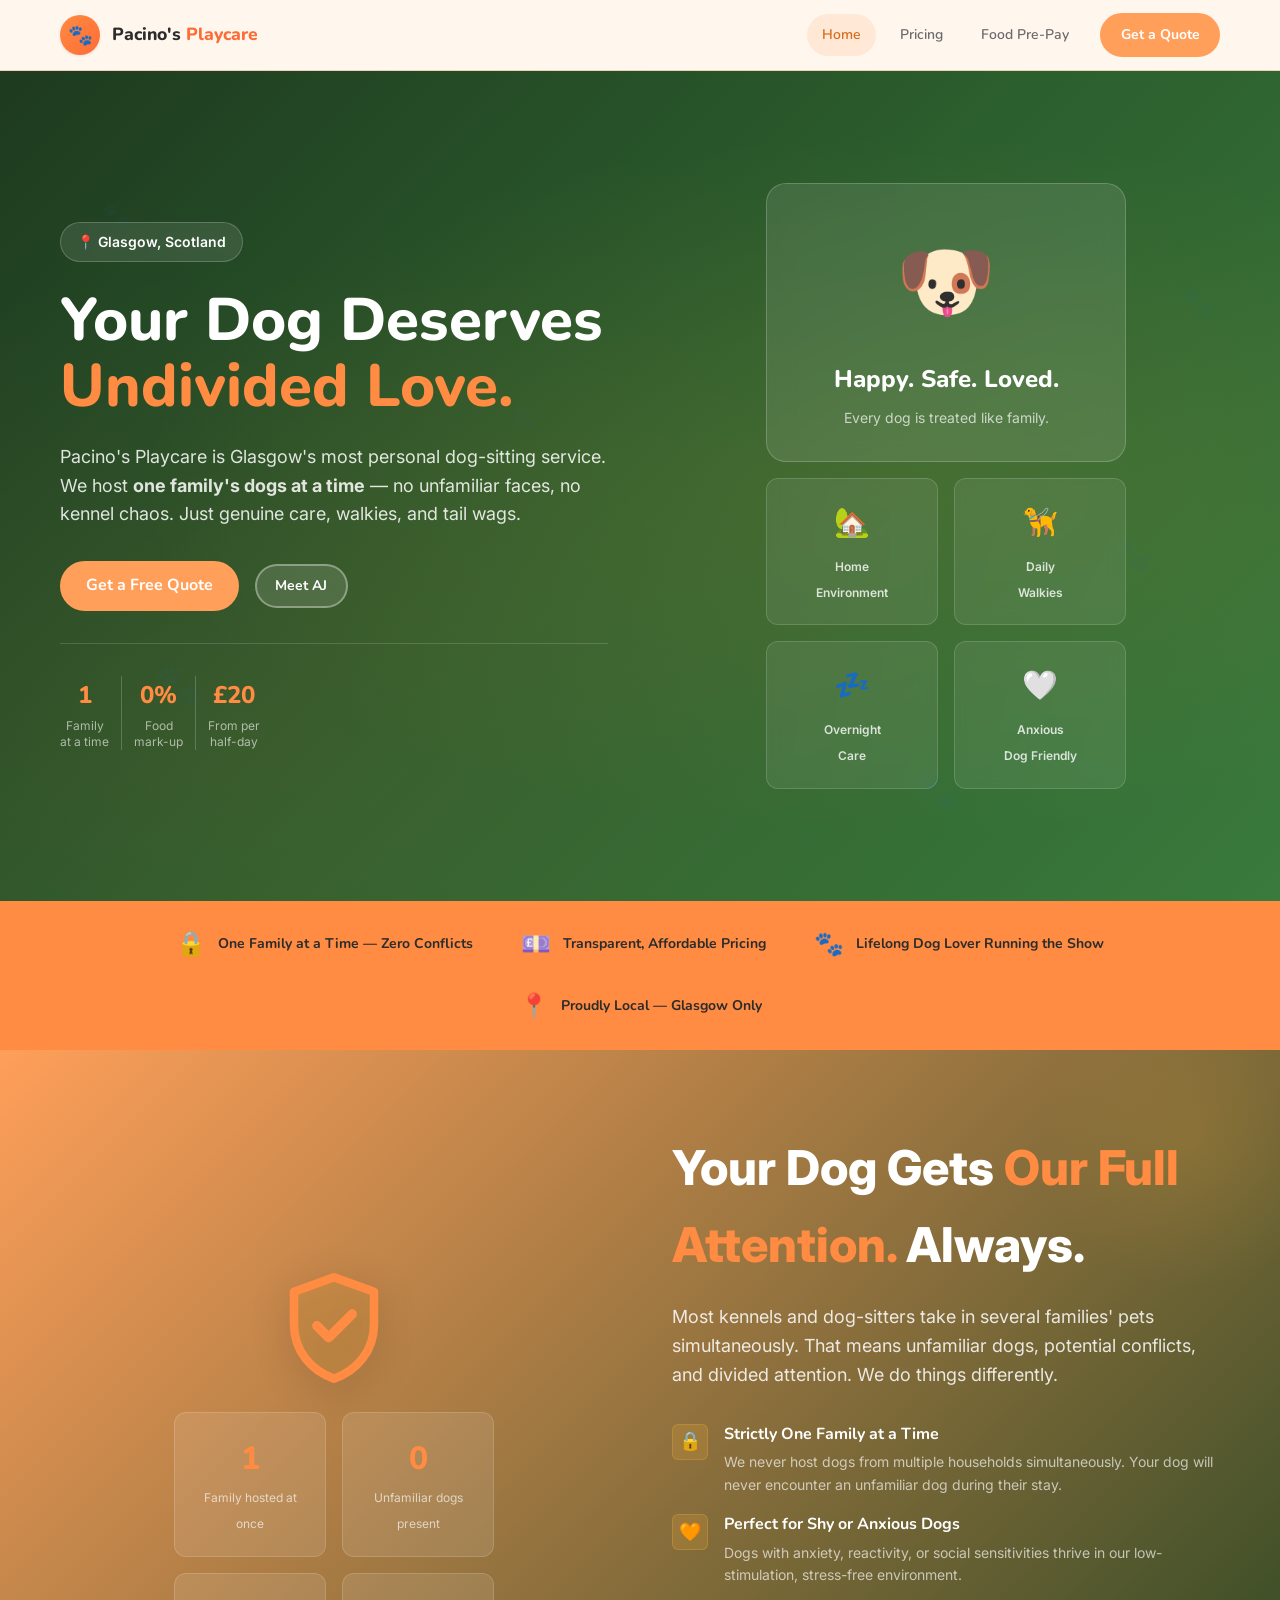
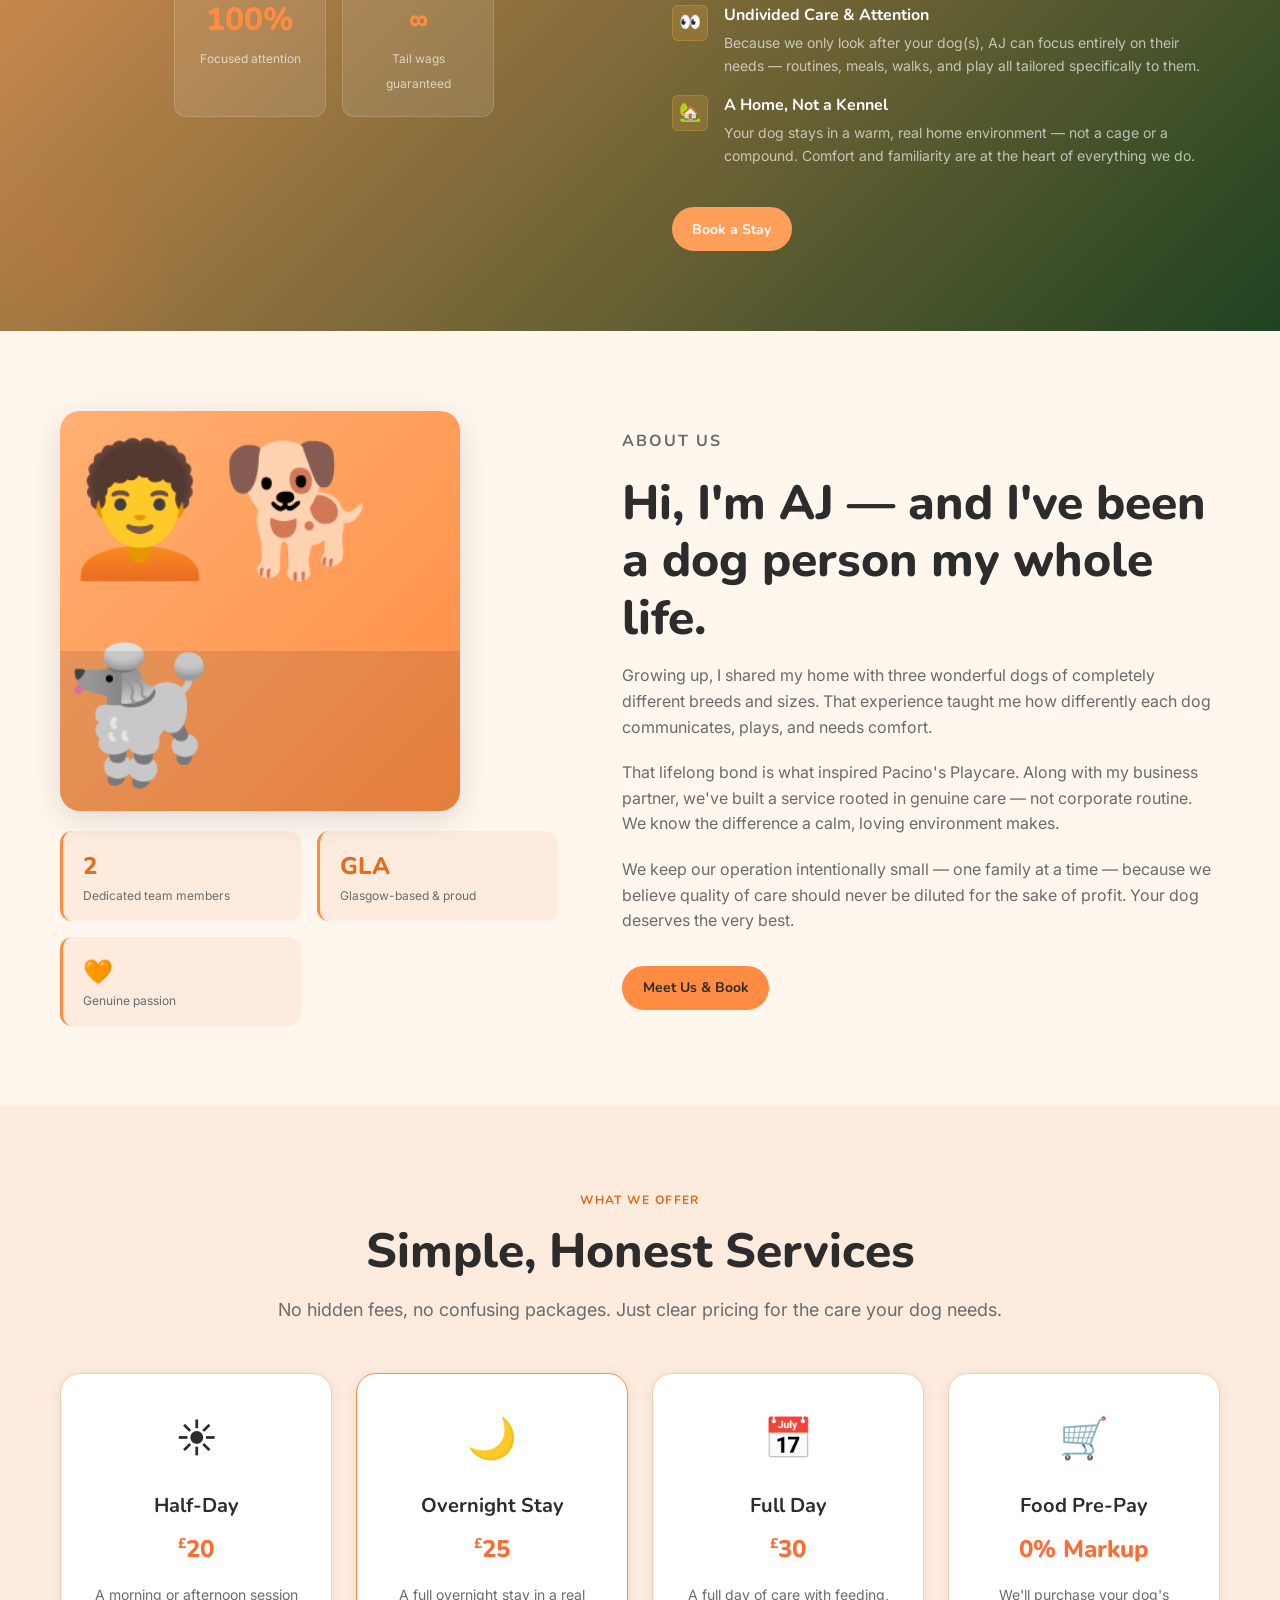
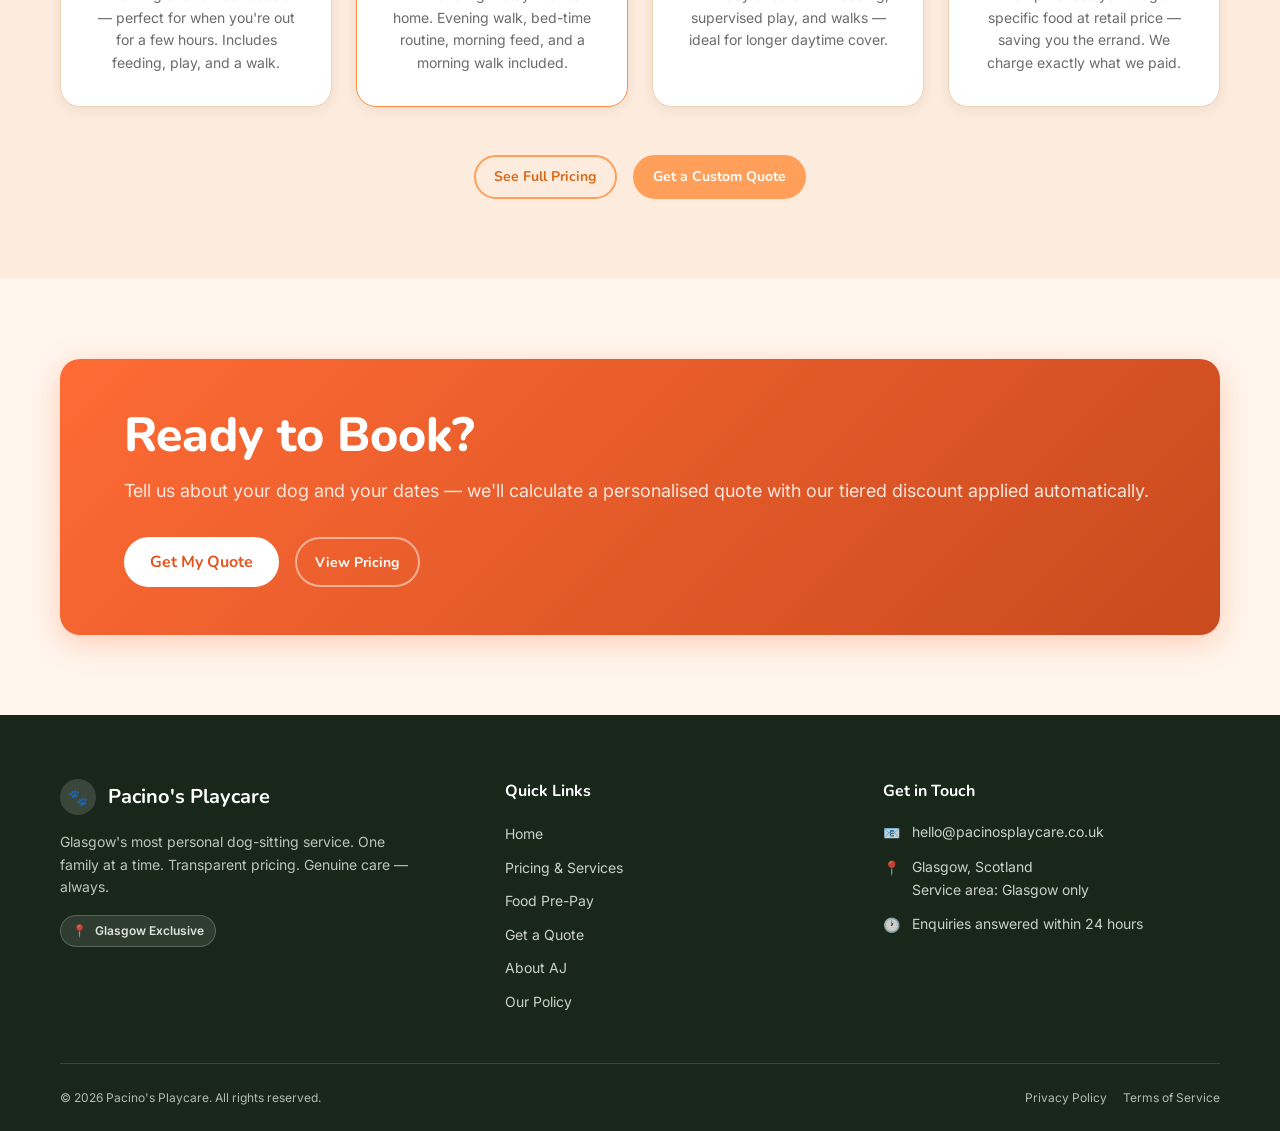
<file: index.html>
<!DOCTYPE html>
<html lang="en">
<head>
  <meta charset="UTF-8" />
  <meta name="viewport" content="width=device-width, initial-scale=1.0" />
  <meta name="description" content="Pacino's Playcare — Glasgow's warmest, most personalised dog-sitting service. One family at a time. Affordable, transparent pricing. Run by AJ, a lifelong dog lover." />

  <title>Pacino's Playcare | Glasgow's Favourite Dog-Sitter</title>

  <!-- Fonts -->
  <link rel="preconnect" href="https://fonts.googleapis.com" />
  <link rel="preconnect" href="https://fonts.gstatic.com" crossorigin />
  <link href="https://fonts.googleapis.com/css2?family=Nunito:wght@400;500;600;700;800&family=Inter:wght@400;500;600&display=swap" rel="stylesheet" />

  <!-- Styles -->
  <link rel="stylesheet" href="css/styles.css" />
  <link rel="stylesheet" href="css/home.css" />

  <!-- Favicon (emoji fallback) -->
  <link rel="icon" href="data:image/svg+xml,<svg xmlns='http://www.w3.org/2000/svg' viewBox='0 0 100 100'><text y='.9em' font-size='90'>🐾</text></svg>" />
</head>
<body>

  <!-- ========================================================
       NAVIGATION
  ======================================================== -->
  <nav class="site-nav" role="navigation" aria-label="Main navigation">
    <div class="nav-inner">

      <!-- Logo -->
      <a href="index.html" class="nav-logo" aria-label="Pacino's Playcare — Home">
        <span class="nav-logo__icon" aria-hidden="true">🐾</span>
        <span class="nav-logo__text">Pacino's <span>Playcare</span></span>
      </a>

      <!-- Mobile toggle -->
      <button
        class="nav-toggle"
        aria-label="Open navigation menu"
        aria-expanded="false"
        aria-controls="nav-links"
      >
        <span class="nav-toggle__bar"></span>
        <span class="nav-toggle__bar"></span>
        <span class="nav-toggle__bar"></span>
      </button>

      <!-- Links -->
      <ul class="nav-links" id="nav-links" role="list">
        <li class="nav-links__item">
          <a href="index.html" class="nav-links__link" data-page="index.html">Home</a>
        </li>
        <li class="nav-links__item">
          <a href="pricing.html" class="nav-links__link" data-page="pricing.html">Pricing</a>
        </li>
        <li class="nav-links__item">
          <a href="food.html" class="nav-links__link" data-page="food.html">Food Pre-Pay</a>
        </li>
        <li class="nav-links__item">
          <a href="contact.html" class="nav-links__link btn btn-primary nav-cta" data-page="contact.html">Get a Quote</a>
        </li>
      </ul>

    </div>
  </nav>

  <main>

    <!-- ======================================================
         HERO
    ====================================================== -->
    <section class="hero" aria-labelledby="hero-title">
      <div class="hero__paws" aria-hidden="true">
        <span class="hero__paw">🐾</span>
        <span class="hero__paw">🐾</span>
        <span class="hero__paw">🐾</span>
        <span class="hero__paw">🐾</span>
        <span class="hero__paw">🐾</span>
        <span class="hero__paw">🐾</span>
      </div>

      <div class="container">
        <div class="hero__content">

          <!-- Text -->
          <div class="hero__text">
            <div class="hero__location" aria-label="Location: Glasgow, Scotland">
              📍 Glasgow, Scotland
            </div>

            <h1 class="hero__title" id="hero-title">
              Your Dog Deserves
              <span class="hero__title-highlight">Undivided Love.</span>
            </h1>

            <p class="hero__subtitle">
              Pacino's Playcare is Glasgow's most personal dog-sitting service.
              We host <strong>one family's dogs at a time</strong> — no unfamiliar
              faces, no kennel chaos. Just genuine care, walkies, and tail wags.
            </p>

            <div class="hero__actions">
              <a href="contact.html" class="btn btn-primary btn-lg">
                Get a Free Quote
              </a>
              <a href="#about" class="btn btn-secondary">
                Meet AJ
              </a>
            </div>

            <!-- Trust indicators -->
            <div class="hero__trust">
              <div class="hero__trust-item">
                <span class="hero__trust-number">1</span>
                <span class="hero__trust-label">Family<br>at a time</span>
              </div>
              <div class="hero__trust-item">
                <span class="hero__trust-number">0%</span>
                <span class="hero__trust-label">Food<br>mark-up</span>
              </div>
              <div class="hero__trust-item">
                <span class="hero__trust-number">£20</span>
                <span class="hero__trust-label">From per<br>half-day</span>
              </div>
            </div>
          </div>

          <!-- Visual -->
          <div class="hero__visual" aria-hidden="true">
            <div class="hero__card-main">
              <span class="hero__card-emoji">🐶</span>
              <p class="hero__card-title">Happy. Safe. Loved.</p>
              <p class="hero__card-sub">Every dog is treated like family.</p>
            </div>

            <div class="hero__cards-row">
              <div class="hero__mini-card">
                <span class="hero__mini-card-icon">🏡</span>
                <span class="hero__mini-card-label">Home<br>Environment</span>
              </div>
              <div class="hero__mini-card">
                <span class="hero__mini-card-icon">🦮</span>
                <span class="hero__mini-card-label">Daily<br>Walkies</span>
              </div>
              <div class="hero__mini-card">
                <span class="hero__mini-card-icon">💤</span>
                <span class="hero__mini-card-label">Overnight<br>Care</span>
              </div>
              <div class="hero__mini-card">
                <span class="hero__mini-card-icon">🤍</span>
                <span class="hero__mini-card-label">Anxious<br>Dog Friendly</span>
              </div>
            </div>
          </div>

        </div>
      </div>
    </section>

    <!-- ======================================================
         USP STRIP
    ====================================================== -->
    <section class="usp-strip" aria-label="Key benefits">
      <div class="container">
        <div class="usp-strip__inner">
          <div class="usp-item">
            <span class="usp-item__icon" aria-hidden="true">🔒</span>
            <span class="usp-item__text">One Family at a Time — Zero Conflicts</span>
          </div>
          <div class="usp-item">
            <span class="usp-item__icon" aria-hidden="true">💷</span>
            <span class="usp-item__text">Transparent, Affordable Pricing</span>
          </div>
          <div class="usp-item">
            <span class="usp-item__icon" aria-hidden="true">🐾</span>
            <span class="usp-item__text">Lifelong Dog Lover Running the Show</span>
          </div>
          <div class="usp-item">
            <span class="usp-item__icon" aria-hidden="true">📍</span>
            <span class="usp-item__text">Proudly Local — Glasgow Only</span>
          </div>
        </div>
      </div>
    </section>

    <!-- ======================================================
         PEACE OF MIND — ONE FAMILY POLICY
    ====================================================== -->
    <section class="section peace-section" id="peace-of-mind" aria-labelledby="peace-title">
      <div class="container">
        <div class="peace-inner">

          <!-- Visual / Stats -->
          <div class="peace-visual">
            <span class="peace-icon-big" aria-hidden="true">
              <svg class="peace-shield-icon" viewBox="0 0 24 24" aria-hidden="true" focusable="false">
                <path d="M12 2.5L4.5 5.2v6.1c0 5 3.2 8.7 7.5 10.2 4.3-1.5 7.5-5.2 7.5-10.2V5.2L12 2.5z" />
                <path d="m8.8 11.6 2.2 2.2 4.4-4.4" />
              </svg>
            </span>
            <div class="peace-stats">
              <div class="peace-stat">
                <span class="peace-stat__number">1</span>
                <span class="peace-stat__label">Family hosted at once</span>
              </div>
              <div class="peace-stat">
                <span class="peace-stat__number">0</span>
                <span class="peace-stat__label">Unfamiliar dogs present</span>
              </div>
              <div class="peace-stat">
                <span class="peace-stat__number">100%</span>
                <span class="peace-stat__label">Focused attention</span>
              </div>
              <div class="peace-stat">
                <span class="peace-stat__number">∞</span>
                <span class="peace-stat__label">Tail wags guaranteed</span>
              </div>
            </div>
          </div>

          <!-- Content -->
          <div class="peace-content">
            <h2 class="peace-content__title" id="peace-title">
              Your Dog Gets
              <em>Our Full Attention.</em>
              Always.
            </h2>
            <p class="peace-content__lead">
              Most kennels and dog-sitters take in several families' pets simultaneously.
              That means unfamiliar dogs, potential conflicts, and divided attention.
              We do things differently.
            </p>

            <ul class="peace-list" role="list">
              <li class="peace-list__item">
                <div class="peace-list__icon" aria-hidden="true">🔒</div>
                <div class="peace-list__text">
                  <strong>Strictly One Family at a Time</strong>
                  <p>We never host dogs from multiple households simultaneously. Your dog will never encounter an unfamiliar dog during their stay.</p>
                </div>
              </li>
              <li class="peace-list__item">
                <div class="peace-list__icon" aria-hidden="true">🧡</div>
                <div class="peace-list__text">
                  <strong>Perfect for Shy or Anxious Dogs</strong>
                  <p>Dogs with anxiety, reactivity, or social sensitivities thrive in our low-stimulation, stress-free environment.</p>
                </div>
              </li>
              <li class="peace-list__item">
                <div class="peace-list__icon" aria-hidden="true">👀</div>
                <div class="peace-list__text">
                  <strong>Undivided Care & Attention</strong>
                  <p>Because we only look after your dog(s), AJ can focus entirely on their needs — routines, meals, walks, and play all tailored specifically to them.</p>
                </div>
              </li>
              <li class="peace-list__item">
                <div class="peace-list__icon" aria-hidden="true">🏡</div>
                <div class="peace-list__text">
                  <strong>A Home, Not a Kennel</strong>
                  <p>Your dog stays in a warm, real home environment — not a cage or a compound. Comfort and familiarity are at the heart of everything we do.</p>
                </div>
              </li>
            </ul>

            <a href="contact.html" class="btn btn-primary">Book a Stay</a>
          </div>

        </div>
      </div>
    </section>

    <!-- ======================================================
         ABOUT AJ
    ====================================================== -->
    <section class="section" id="about" aria-labelledby="about-title">
      <div class="container">
        <div class="about-inner">

          <!-- Visual -->
          <div class="about-visual">
            <div class="about-avatar" aria-label="Illustration of AJ with dogs" aria-hidden="true">
              🧑‍🦱🐕🐩
            </div>

            <div class="about-highlights">
              <div class="about-highlight">
                <div class="about-highlight__value">2</div>
                <div class="about-highlight__label">Dedicated team members</div>
              </div>
              <div class="about-highlight">
                <div class="about-highlight__value">GLA</div>
                <div class="about-highlight__label">Glasgow-based & proud</div>
              </div>
              <div class="about-highlight">
                <div class="about-highlight__value">🧡</div>
                <div class="about-highlight__label">Genuine passion</div>
              </div>
            </div>
          </div>

          <!-- Content -->
          <div class="about-content">
            <p class="eyebrow">About Us</p>
            <h2 class="section-title" id="about-title">
              Hi, I'm AJ — and I've been a dog person my whole life.
            </h2>

            <p class="section-subtitle" style="margin-bottom: 1.25rem;">
              Growing up, I shared my home with three wonderful dogs of completely different breeds and sizes. That experience taught me how differently each dog communicates, plays, and needs comfort.
            </p>

            <p>
              That lifelong bond is what inspired Pacino's Playcare. Along with my business partner, we've built a service rooted in genuine care — not corporate routine. We know the difference a calm, loving environment makes.
            </p>

            <p>
              We keep our operation intentionally small — one family at a time — because we believe quality of care should never be diluted for the sake of profit. Your dog deserves the very best.
            </p>

            <a href="contact.html" class="btn btn-gold">Meet Us & Book</a>
          </div>

        </div>
      </div>
    </section>

    <!-- ======================================================
         SERVICES OVERVIEW
    ====================================================== -->
    <section class="section section--alt" id="services" aria-labelledby="services-title">
      <div class="container text-center">
        <p class="eyebrow">What We Offer</p>
        <h2 class="section-title" id="services-title">Simple, Honest Services</h2>
        <p class="section-subtitle" style="margin-inline: auto; margin-bottom: 0;">
          No hidden fees, no confusing packages. Just clear pricing for the care your dog needs.
        </p>

        <div class="services-grid">
          <div class="service-card">
            <span class="service-card__icon" aria-hidden="true">☀️</span>
            <h3 class="service-card__title">Half-Day</h3>
            <span class="service-card__price"><sup>£</sup>20</span>
            <p class="service-card__body">
              A morning or afternoon session — perfect for when you're out for a few hours. Includes feeding, play, and a walk.
            </p>
          </div>

          <div class="service-card" style="border-color: var(--color-primary);">
            <span class="service-card__icon" aria-hidden="true">🌙</span>
            <h3 class="service-card__title">Overnight Stay</h3>
            <span class="service-card__price"><sup>£</sup>25</span>
            <p class="service-card__body">
              A full overnight stay in a real home. Evening walk, bed-time routine, morning feed, and a morning walk included.
            </p>
          </div>

          <div class="service-card">
            <span class="service-card__icon" aria-hidden="true">📅</span>
            <h3 class="service-card__title">Full Day</h3>
            <span class="service-card__price"><sup>£</sup>30</span>
            <p class="service-card__body">
              A full day of care with feeding, supervised play, and walks — ideal for longer daytime cover.
            </p>
          </div>

          <div class="service-card">
            <span class="service-card__icon" aria-hidden="true">🛒</span>
            <h3 class="service-card__title">Food Pre-Pay</h3>
            <span class="service-card__price">0% Markup</span>
            <p class="service-card__body">
              We'll purchase your dog's specific food at retail price — saving you the errand. We charge exactly what we paid.
            </p>
          </div>
        </div>

        <div style="margin-top: 3rem; display: flex; gap: 1rem; justify-content: center; flex-wrap: wrap;">
          <a href="pricing.html" class="btn btn-outline">See Full Pricing</a>
          <a href="contact.html" class="btn btn-primary">Get a Custom Quote</a>
        </div>
      </div>
    </section>

    <!-- ======================================================
         CTA BANNER
    ====================================================== -->
    <section class="section" aria-labelledby="cta-title">
      <div class="container">
        <div class="cta-banner">
          <div class="cta-banner__text">
            <h2 class="section-title" id="cta-title">Ready to Book?</h2>
            <p>Tell us about your dog and your dates — we'll calculate a personalised quote with our tiered discount applied automatically.</p>
          </div>
          <div class="cta-banner__actions">
            <a href="contact.html" class="btn btn-white btn-lg">Get My Quote</a>
            <a href="pricing.html" class="btn btn-outline-white">View Pricing</a>
          </div>
        </div>
      </div>
    </section>

  </main>

  <!-- ========================================================
       FOOTER
  ======================================================== -->
  <footer class="site-footer" aria-label="Site footer">
    <div class="container">
      <div class="footer-grid">

        <!-- Brand -->
        <div class="footer-brand">
          <div class="footer-brand__logo">
            <span class="footer-brand__logo-icon" aria-hidden="true">🐾</span>
            <span class="footer-brand__logo-text">Pacino's Playcare</span>
          </div>
          <p class="footer-brand__tagline">
            Glasgow's most personal dog-sitting service. One family at a time. Transparent pricing. Genuine care — always.
          </p>
          <span class="footer-brand__badge">
            <span aria-hidden="true">📍</span> Glasgow Exclusive
          </span>
        </div>

        <!-- Quick Links -->
        <div>
          <h3 class="footer-col__heading">Quick Links</h3>
          <ul class="footer-col__list" role="list">
            <li><a href="index.html">Home</a></li>
            <li><a href="pricing.html">Pricing & Services</a></li>
            <li><a href="food.html">Food Pre-Pay</a></li>
            <li><a href="contact.html">Get a Quote</a></li>
            <li><a href="index.html#about">About AJ</a></li>
            <li><a href="index.html#peace-of-mind">Our Policy</a></li>
          </ul>
        </div>

        <!-- Contact -->
        <div>
          <h3 class="footer-col__heading">Get in Touch</h3>
          <div class="footer-contact-item">
            <span class="footer-contact-item__icon" aria-hidden="true">📧</span>
            <span>hello@pacinosplaycare.co.uk</span>
          </div>
          <div class="footer-contact-item">
            <span class="footer-contact-item__icon" aria-hidden="true">📍</span>
            <span>Glasgow, Scotland<br>Service area: Glasgow only</span>
          </div>
          <div class="footer-contact-item">
            <span class="footer-contact-item__icon" aria-hidden="true">🕐</span>
            <span>Enquiries answered within 24 hours</span>
          </div>
        </div>

      </div>

      <div class="footer-bottom">
        <p class="footer-bottom__copy">
          &copy; <span id="footer-year"></span> Pacino's Playcare. All rights reserved.
        </p>
        <nav class="footer-bottom__links" aria-label="Footer legal links">
          <a href="#">Privacy Policy</a>
          <a href="#">Terms of Service</a>
        </nav>
      </div>
    </div>
  </footer>

  <!-- Scripts -->
  <script src="js/main.js"></script>
  <script>
    document.getElementById('footer-year').textContent = new Date().getFullYear();
  </script>

</body>
</html>
</file>
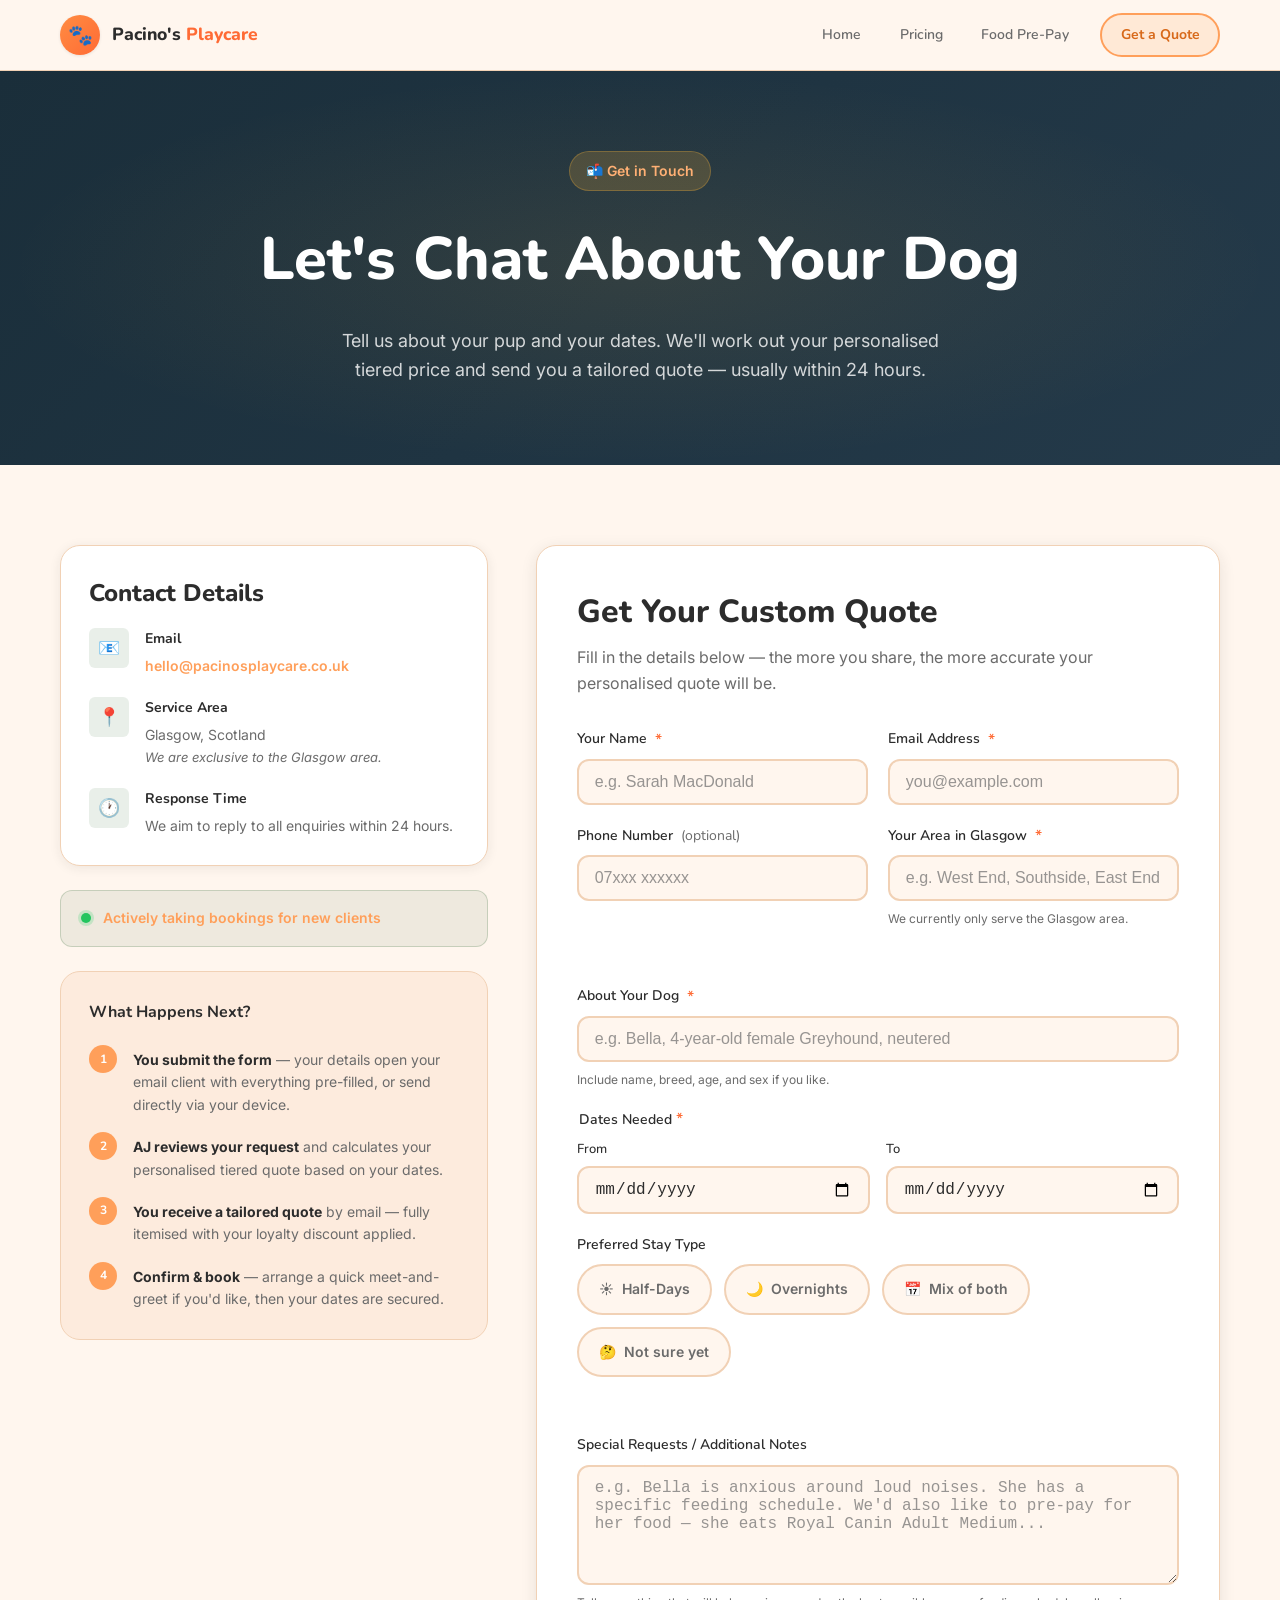
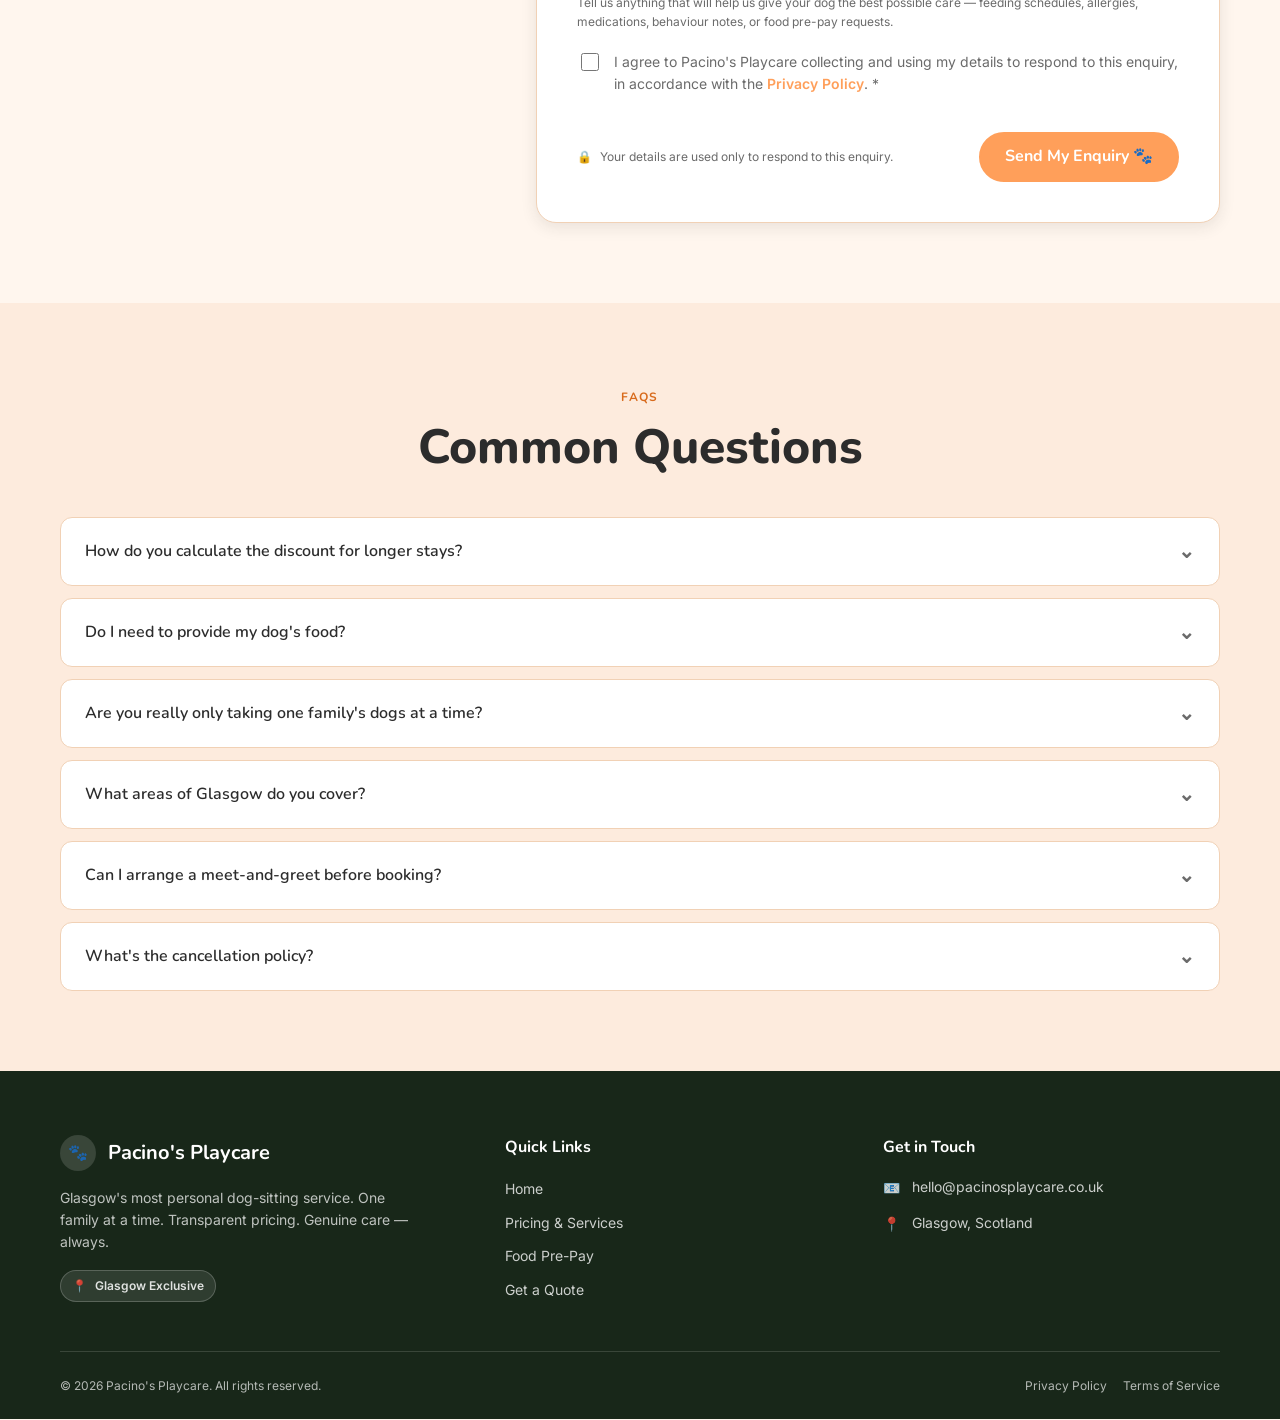
<file: contact.html>
<!DOCTYPE html>
<html lang="en">
<head>
  <meta charset="UTF-8" />
  <meta name="viewport" content="width=device-width, initial-scale=1.0" />
  <meta name="description" content="Contact Pacino's Playcare in Glasgow to book a stay or get a custom quote. Tell us about your dog and your dates — we'll calculate your personalised tiered price." />

  <title>Contact & Get a Quote | Pacino's Playcare Glasgow</title>

  <!-- Fonts -->
  <link rel="preconnect" href="https://fonts.googleapis.com" />
  <link rel="preconnect" href="https://fonts.gstatic.com" crossorigin />
  <link href="https://fonts.googleapis.com/css2?family=Nunito:wght@400;500;600;700;800&family=Inter:wght@400;500;600&display=swap" rel="stylesheet" />

  <!-- Styles -->
  <link rel="stylesheet" href="css/styles.css" />
  <link rel="stylesheet" href="css/contact.css" />

  <!-- Favicon -->
  <link rel="icon" href="data:image/svg+xml,<svg xmlns='http://www.w3.org/2000/svg' viewBox='0 0 100 100'><text y='.9em' font-size='90'>🐾</text></svg>" />
</head>
<body>

  <!-- ========================================================
       NAVIGATION
  ======================================================== -->
  <nav class="site-nav" role="navigation" aria-label="Main navigation">
    <div class="nav-inner">
      <a href="index.html" class="nav-logo" aria-label="Pacino's Playcare — Home">
        <span class="nav-logo__icon" aria-hidden="true">🐾</span>
        <span class="nav-logo__text">Pacino's <span>Playcare</span></span>
      </a>
      <button class="nav-toggle" aria-label="Open navigation menu" aria-expanded="false" aria-controls="nav-links">
        <span class="nav-toggle__bar"></span>
        <span class="nav-toggle__bar"></span>
        <span class="nav-toggle__bar"></span>
      </button>
      <ul class="nav-links" id="nav-links" role="list">
        <li class="nav-links__item"><a href="index.html" class="nav-links__link" data-page="index.html">Home</a></li>
        <li class="nav-links__item"><a href="pricing.html" class="nav-links__link" data-page="pricing.html">Pricing</a></li>
        <li class="nav-links__item"><a href="food.html" class="nav-links__link" data-page="food.html">Food Pre-Pay</a></li>
        <li class="nav-links__item"><a href="contact.html" class="nav-links__link btn btn-primary nav-cta" data-page="contact.html">Get a Quote</a></li>
      </ul>
    </div>
  </nav>

  <main>

    <!-- ======================================================
         PAGE HERO
    ====================================================== -->
    <section class="page-hero contact-hero" aria-labelledby="contact-hero-title">
      <div class="container">
        <div class="page-hero__content">
          <div class="page-hero__eyebrow" aria-hidden="true">📬 Get in Touch</div>
          <h1 class="page-hero__title" id="contact-hero-title">Let's Chat About Your Dog</h1>
          <p class="page-hero__sub">
            Tell us about your pup and your dates. We'll work out your personalised tiered price and send you a tailored quote — usually within 24 hours.
          </p>
        </div>
      </div>
    </section>

    <!-- ======================================================
         CONTACT SECTION
    ====================================================== -->
    <section class="section" id="contact" aria-labelledby="contact-section-title">
      <div class="container">
        <h2 class="sr-only" id="contact-section-title">Contact and booking form</h2>

        <div class="contact-layout">

          <!-- ────────── Sidebar ────────── -->
          <aside class="contact-info" aria-label="Contact information">

            <!-- Contact details -->
            <div class="contact-info__card">
              <h2 class="contact-info__title">Contact Details</h2>
              <div class="contact-info__list">
                <div class="contact-info__item">
                  <div class="contact-info__icon" aria-hidden="true">📧</div>
                  <div>
                    <div class="contact-info__label">Email</div>
                    <div class="contact-info__value">
                      <a href="mailto:hello@pacinosplaycare.co.uk" style="color: var(--color-secondary); font-weight: 600;">hello@pacinosplaycare.co.uk</a>
                    </div>
                  </div>
                </div>
                <div class="contact-info__item">
                  <div class="contact-info__icon" aria-hidden="true">📍</div>
                  <div>
                    <div class="contact-info__label">Service Area</div>
                    <div class="contact-info__value">Glasgow, Scotland<br><em style="font-size: 0.8125rem;">We are exclusive to the Glasgow area.</em></div>
                  </div>
                </div>
                <div class="contact-info__item">
                  <div class="contact-info__icon" aria-hidden="true">🕐</div>
                  <div>
                    <div class="contact-info__label">Response Time</div>
                    <div class="contact-info__value">We aim to reply to all enquiries within 24 hours.</div>
                  </div>
                </div>
              </div>
            </div>

            <!-- Response status -->
            <div class="response-badge" role="status" aria-live="polite">
              <div class="response-badge__dot" aria-hidden="true"></div>
              <span class="response-badge__text">Actively taking bookings for new clients</span>
            </div>

            <!-- What happens next -->
            <div class="process-card">
              <h3 class="process-card__title">What Happens Next?</h3>
              <div class="process-steps">
                <div class="process-step">
                  <div class="process-step__num" aria-hidden="true">1</div>
                  <p class="process-step__text">
                    <strong>You submit the form</strong> — your details open your email client with everything pre-filled, or send directly via your device.
                  </p>
                </div>
                <div class="process-step">
                  <div class="process-step__num" aria-hidden="true">2</div>
                  <p class="process-step__text">
                    <strong>AJ reviews your request</strong> and calculates your personalised tiered quote based on your dates.
                  </p>
                </div>
                <div class="process-step">
                  <div class="process-step__num" aria-hidden="true">3</div>
                  <p class="process-step__text">
                    <strong>You receive a tailored quote</strong> by email — fully itemised with your loyalty discount applied.
                  </p>
                </div>
                <div class="process-step">
                  <div class="process-step__num" aria-hidden="true">4</div>
                  <p class="process-step__text">
                    <strong>Confirm & book</strong> — arrange a quick meet-and-greet if you'd like, then your dates are secured.
                  </p>
                </div>
              </div>
            </div>

          </aside>

          <!-- ────────── Form ────────── -->
          <div class="contact-form-card">

            <!-- Success message (hidden until form submitted) -->
            <div class="form-success" id="form-success" role="status" aria-live="polite" aria-atomic="true">
              <span class="form-success__icon" aria-hidden="true">🐶</span>
              <h2 class="form-success__title">Woof! Message Sent!</h2>
              <p class="form-success__body">
                Thanks for getting in touch! Your email client should have opened with your enquiry pre-filled. If it didn't open automatically, just email us directly at <strong>hello@pacinosplaycare.co.uk</strong> with your details.
              </p>
              <p class="form-success__body" style="margin-top: 0.5rem;">
                We'll be in touch within 24 hours with your personalised quote. 🐾
              </p>
              <a href="index.html" class="btn btn-primary" style="margin-top: 0.5rem;">Back to Home</a>
            </div>

            <form
              id="contact-form"
              novalidate
              aria-label="Booking enquiry form"
            >
              <h2 class="form-title">Get Your Custom Quote</h2>
              <p class="form-subtitle">
                Fill in the details below — the more you share, the more accurate your personalised quote will be.
              </p>

              <div class="form-grid">

                <!-- Owner Name -->
                <div class="form-group">
                  <label class="form-label" for="owner-name">
                    Your Name <span class="required" aria-hidden="true">*</span>
                  </label>
                  <input
                    type="text"
                    id="owner-name"
                    name="owner-name"
                    class="form-input"
                    placeholder="e.g. Sarah MacDonald"
                    required
                    autocomplete="name"
                    aria-required="true"
                  />
                  <span class="form-error-msg" role="alert"></span>
                </div>

                <!-- Email -->
                <div class="form-group">
                  <label class="form-label" for="owner-email">
                    Email Address <span class="required" aria-hidden="true">*</span>
                  </label>
                  <input
                    type="email"
                    id="owner-email"
                    name="owner-email"
                    class="form-input"
                    placeholder="you@example.com"
                    required
                    autocomplete="email"
                    aria-required="true"
                  />
                  <span class="form-error-msg" role="alert"></span>
                </div>

                <!-- Phone (optional) -->
                <div class="form-group">
                  <label class="form-label" for="owner-phone">
                    Phone Number <span style="font-weight: 400; color: var(--color-text-muted);">(optional)</span>
                  </label>
                  <input
                    type="tel"
                    id="owner-phone"
                    name="owner-phone"
                    class="form-input"
                    placeholder="07xxx xxxxxx"
                    autocomplete="tel"
                  />
                </div>

                <!-- Location check -->
                <div class="form-group">
                  <label class="form-label" for="location">
                    Your Area in Glasgow <span class="required" aria-hidden="true">*</span>
                  </label>
                  <input
                    type="text"
                    id="location"
                    name="location"
                    class="form-input"
                    placeholder="e.g. West End, Southside, East End"
                    required
                    aria-required="true"
                  />
                  <span class="form-error-msg" role="alert"></span>
                  <span class="form-hint">We currently only serve the Glasgow area.</span>
                </div>

                <hr class="form-divider" />

                <!-- Dog Info -->
                <div class="form-group form-group--full">
                  <label class="form-label" for="dog-info">
                    About Your Dog <span class="required" aria-hidden="true">*</span>
                  </label>
                  <input
                    type="text"
                    id="dog-info"
                    name="dog-info"
                    class="form-input"
                    placeholder="e.g. Bella, 4-year-old female Greyhound, neutered"
                    required
                    aria-required="true"
                    aria-describedby="dog-info-hint"
                  />
                  <span class="form-error-msg" role="alert"></span>
                  <span class="form-hint" id="dog-info-hint">Include name, breed, age, and sex if you like.</span>
                </div>

                <!-- Dates -->
                <div class="form-group form-group--full">
                  <fieldset style="border: none; padding: 0; margin: 0;">
                    <legend class="form-label" style="display: block; margin-bottom: 0.5rem;">
                      Dates Needed <span class="required" aria-hidden="true">*</span>
                    </legend>
                    <div class="date-row">
                      <div class="form-group" style="gap: 0.375rem;">
                        <label class="form-label" for="stay-start" style="font-weight: 500; font-size: 0.8125rem;">From</label>
                        <input
                          type="date"
                          id="stay-start"
                          name="stay-start"
                          class="form-input"
                          required
                          aria-required="true"
                        />
                        <span class="form-error-msg" role="alert"></span>
                      </div>
                      <div class="form-group" style="gap: 0.375rem;">
                        <label class="form-label" for="stay-end" style="font-weight: 500; font-size: 0.8125rem;">To</label>
                        <input
                          type="date"
                          id="stay-end"
                          name="stay-end"
                          class="form-input"
                          required
                          aria-required="true"
                        />
                        <span class="form-error-msg" role="alert"></span>
                      </div>
                    </div>
                  </fieldset>
                </div>

                <!-- Stay Type -->
                <div class="form-group form-group--full">
                  <span class="form-label" id="stay-type-label">
                    Preferred Stay Type
                  </span>
                  <div class="stay-type-group" role="group" aria-labelledby="stay-type-label">
                    <input type="radio" name="stay-type" id="st-halfday" value="Half-Days" class="stay-type-option" />
                    <label for="st-halfday" class="stay-type-label">
                      <span aria-hidden="true">☀️</span> Half-Days
                    </label>

                    <input type="radio" name="stay-type" id="st-overnight" value="Overnights" class="stay-type-option" />
                    <label for="st-overnight" class="stay-type-label">
                      <span aria-hidden="true">🌙</span> Overnights
                    </label>

                    <input type="radio" name="stay-type" id="st-mixed" value="Mix of both" class="stay-type-option" />
                    <label for="st-mixed" class="stay-type-label">
                      <span aria-hidden="true">📅</span> Mix of both
                    </label>

                    <input type="radio" name="stay-type" id="st-unsure" value="Not sure yet" class="stay-type-option" />
                    <label for="st-unsure" class="stay-type-label">
                      <span aria-hidden="true">🤔</span> Not sure yet
                    </label>
                  </div>
                </div>

                <hr class="form-divider" />

                <!-- Special Requests -->
                <div class="form-group form-group--full">
                  <label class="form-label" for="special-requests">
                    Special Requests / Additional Notes
                  </label>
                  <textarea
                    id="special-requests"
                    name="special-requests"
                    class="form-textarea"
                    placeholder="e.g. Bella is anxious around loud noises. She has a specific feeding schedule. We'd also like to pre-pay for her food — she eats Royal Canin Adult Medium..."
                    aria-describedby="requests-hint"
                  ></textarea>
                  <span class="form-hint" id="requests-hint">
                    Tell us anything that will help us give your dog the best possible care — feeding schedules, allergies, medications, behaviour notes, or food pre-pay requests.
                  </span>
                </div>

                <!-- Privacy consent -->
                <div class="form-group form-group--full">
                  <div class="form-checkbox-group">
                    <input type="checkbox" id="consent" name="consent" class="form-checkbox" required aria-required="true" />
                    <label for="consent" class="form-checkbox-label">
                      I agree to Pacino's Playcare collecting and using my details to respond to this enquiry, in accordance with the <a href="#">Privacy Policy</a>.
                      <span class="required" aria-hidden="true"> *</span>
                    </label>
                  </div>
                  <span class="form-error-msg" role="alert"></span>
                </div>

                <!-- Submit row -->
                <div class="form-submit-row">
                  <p class="form-submit-note">
                    <span aria-hidden="true">🔒</span>
                    Your details are used only to respond to this enquiry.
                  </p>
                  <button type="submit" class="btn btn-primary btn-lg">
                    Send My Enquiry 🐾
                  </button>
                </div>

              </div>
            </form>

          </div>
          <!-- / .contact-form-card -->

        </div>
        <!-- / .contact-layout -->
      </div>
    </section>

    <!-- ======================================================
         FAQ
    ====================================================== -->
    <section class="section section--alt" id="faq" aria-labelledby="faq-title">
      <div class="container">
        <div class="text-center" style="margin-bottom: 0;">
          <p class="eyebrow">FAQs</p>
          <h2 class="section-title" id="faq-title">Common Questions</h2>
        </div>

        <div class="faq-list" role="list">

          <div class="faq-item" role="listitem">
            <button class="faq-item__question" aria-expanded="false" aria-controls="faq-1-answer">
              How do you calculate the discount for longer stays?
              <span class="faq-item__chevron" aria-hidden="true">⌄</span>
            </button>
            <div class="faq-item__answer" id="faq-1-answer" role="region">
              <p class="faq-item__answer-inner">
                Each half-day and each overnight counts as one "unit". The total number of units in your booking determines which discount tier applies. For example, a 3-night stay (3 overnights = 3 units) qualifies for the 10% tier. A week-long stay mixing half-days and overnights will quickly unlock our best tiers. We calculate this for you and include it in your personalised quote.
              </p>
            </div>
          </div>

          <div class="faq-item" role="listitem">
            <button class="faq-item__question" aria-expanded="false" aria-controls="faq-2-answer">
              Do I need to provide my dog's food?
              <span class="faq-item__chevron" aria-hidden="true">⌄</span>
            </button>
            <div class="faq-item__answer" id="faq-2-answer" role="region">
              <p class="faq-item__answer-inner">
                Yes — you're welcome to drop off your dog's own food when they arrive, which is the simplest option. Alternatively, you can use our Food Pre-Pay service: tell us what they eat and we'll purchase it at cost price (zero markup) before their stay. See our <a href="food.html" style="color: var(--color-secondary);">Food Pre-Pay page</a> for details.
              </p>
            </div>
          </div>

          <div class="faq-item" role="listitem">
            <button class="faq-item__question" aria-expanded="false" aria-controls="faq-3-answer">
              Are you really only taking one family's dogs at a time?
              <span class="faq-item__chevron" aria-hidden="true">⌄</span>
            </button>
            <div class="faq-item__answer" id="faq-3-answer" role="region">
              <p class="faq-item__answer-inner">
                Absolutely. This is our strictest policy and core promise. When your dog stays with us, they will never share the home with dogs from another household. This is non-negotiable — it's what makes our care genuinely stress-free for anxious or sensitive dogs.
              </p>
            </div>
          </div>

          <div class="faq-item" role="listitem">
            <button class="faq-item__question" aria-expanded="false" aria-controls="faq-4-answer">
              What areas of Glasgow do you cover?
              <span class="faq-item__chevron" aria-hidden="true">⌄</span>
            </button>
            <div class="faq-item__answer" id="faq-4-answer" role="region">
              <p class="faq-item__answer-inner">
                We are based in Glasgow and currently take bookings exclusively within the Glasgow area. If you're just outside the boundary, get in touch — we may be able to accommodate you depending on your specific location.
              </p>
            </div>
          </div>

          <div class="faq-item" role="listitem">
            <button class="faq-item__question" aria-expanded="false" aria-controls="faq-5-answer">
              Can I arrange a meet-and-greet before booking?
              <span class="faq-item__chevron" aria-hidden="true">⌄</span>
            </button>
            <div class="faq-item__answer" id="faq-5-answer" role="region">
              <p class="faq-item__answer-inner">
                Yes — we actively encourage it, especially for first-time customers. A quick meet-and-greet lets your dog get familiar with AJ and the home environment before their stay. Just mention it in your enquiry and we'll arrange a convenient time.
              </p>
            </div>
          </div>

          <div class="faq-item" role="listitem">
            <button class="faq-item__question" aria-expanded="false" aria-controls="faq-6-answer">
              What's the cancellation policy?
              <span class="faq-item__chevron" aria-hidden="true">⌄</span>
            </button>
            <div class="faq-item__answer" id="faq-6-answer" role="region">
              <p class="faq-item__answer-inner">
                We understand life happens. We ask for as much notice as possible — ideally 48 hours for short stays and 5+ days for stays of a week or more. We'll always try to be flexible. Full details are provided in the booking confirmation. If food was pre-purchased and is unopened, the cost will be refunded to you.
              </p>
            </div>
          </div>

        </div>
      </div>
    </section>

  </main>

  <!-- ========================================================
       FOOTER
  ======================================================== -->
  <footer class="site-footer" aria-label="Site footer">
    <div class="container">
      <div class="footer-grid">
        <div class="footer-brand">
          <div class="footer-brand__logo">
            <span class="footer-brand__logo-icon" aria-hidden="true">🐾</span>
            <span class="footer-brand__logo-text">Pacino's Playcare</span>
          </div>
          <p class="footer-brand__tagline">Glasgow's most personal dog-sitting service. One family at a time. Transparent pricing. Genuine care — always.</p>
          <span class="footer-brand__badge"><span aria-hidden="true">📍</span> Glasgow Exclusive</span>
        </div>
        <div>
          <h3 class="footer-col__heading">Quick Links</h3>
          <ul class="footer-col__list" role="list">
            <li><a href="index.html">Home</a></li>
            <li><a href="pricing.html">Pricing & Services</a></li>
            <li><a href="food.html">Food Pre-Pay</a></li>
            <li><a href="contact.html">Get a Quote</a></li>
          </ul>
        </div>
        <div>
          <h3 class="footer-col__heading">Get in Touch</h3>
          <div class="footer-contact-item">
            <span class="footer-contact-item__icon" aria-hidden="true">📧</span>
            <span>hello@pacinosplaycare.co.uk</span>
          </div>
          <div class="footer-contact-item">
            <span class="footer-contact-item__icon" aria-hidden="true">📍</span>
            <span>Glasgow, Scotland</span>
          </div>
        </div>
      </div>
      <div class="footer-bottom">
        <p class="footer-bottom__copy">&copy; <span id="footer-year"></span> Pacino's Playcare. All rights reserved.</p>
        <nav class="footer-bottom__links" aria-label="Footer legal links">
          <a href="#">Privacy Policy</a>
          <a href="#">Terms of Service</a>
        </nav>
      </div>
    </div>
  </footer>

  <!-- Scripts -->
  <script src="js/main.js"></script>
  <script src="js/contact.js"></script>
  <script>
    document.getElementById('footer-year').textContent = new Date().getFullYear();
  </script>

</body>
</html>
</file>
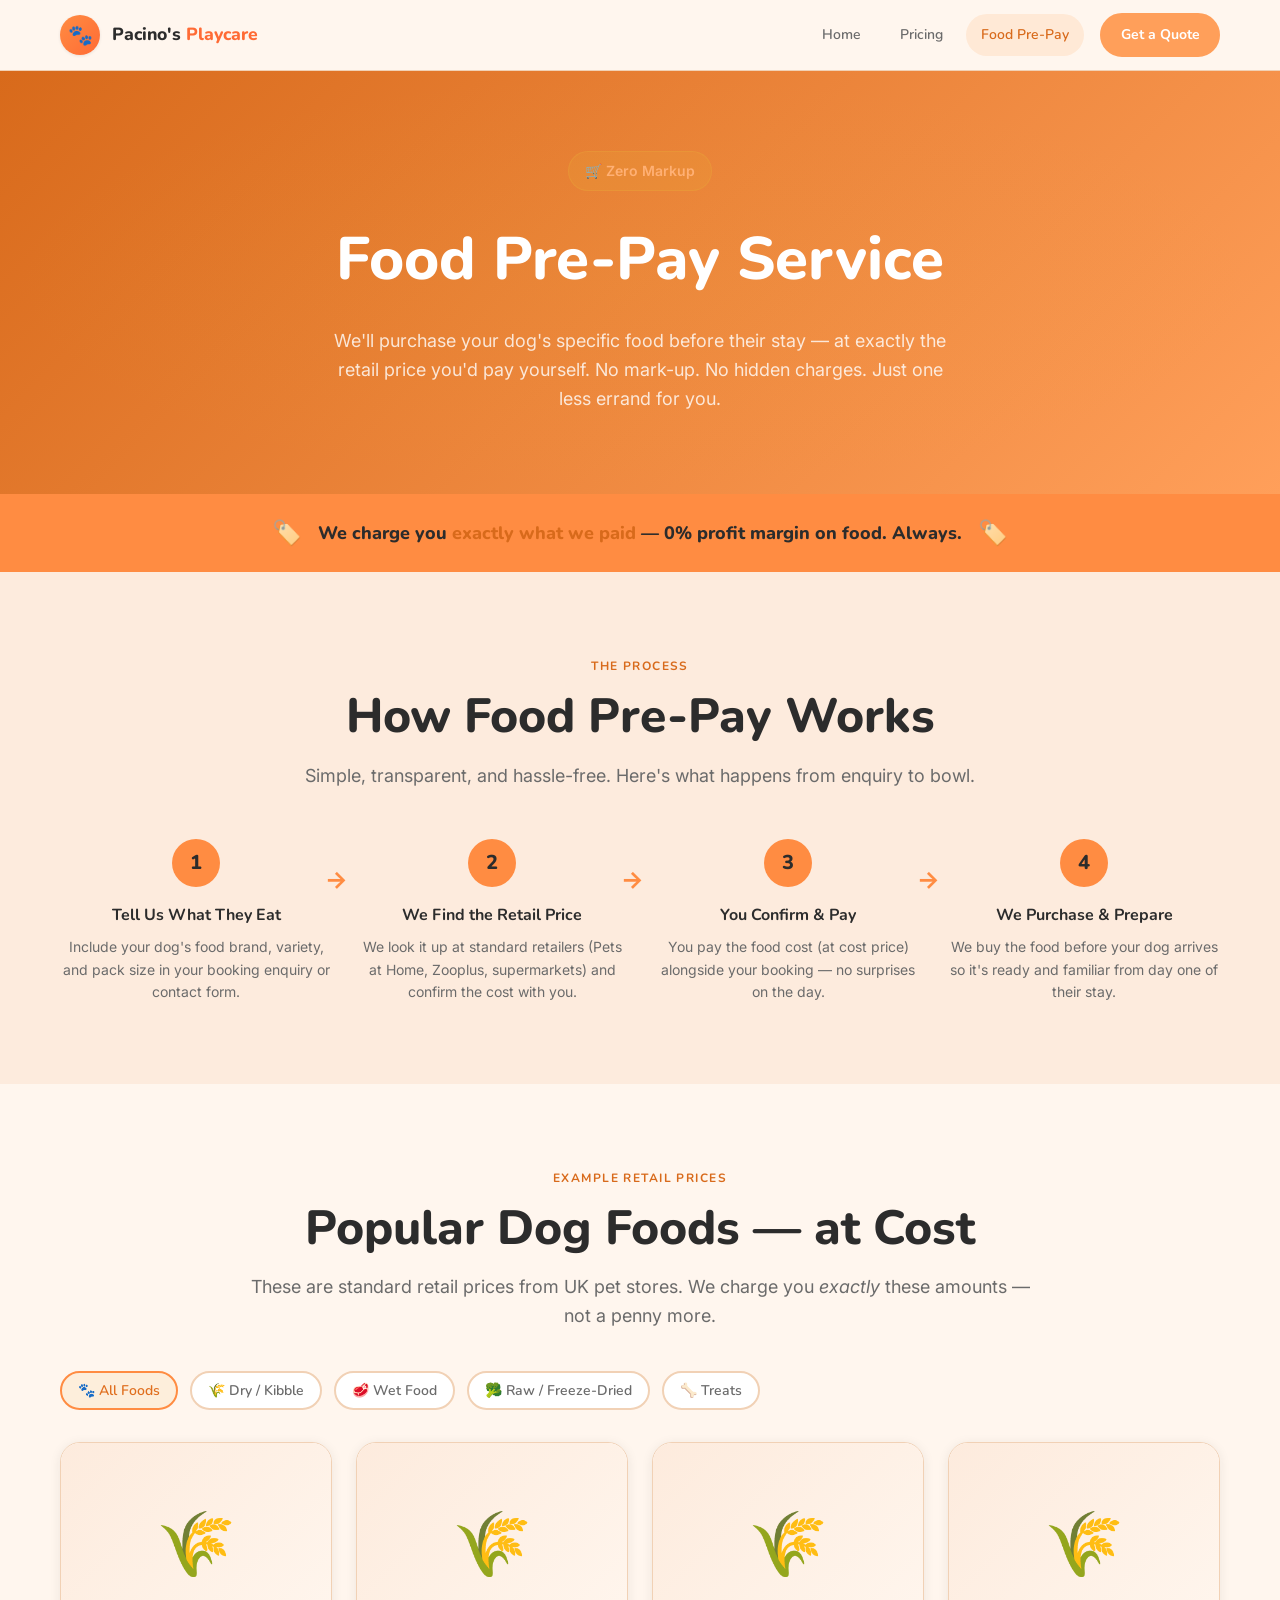
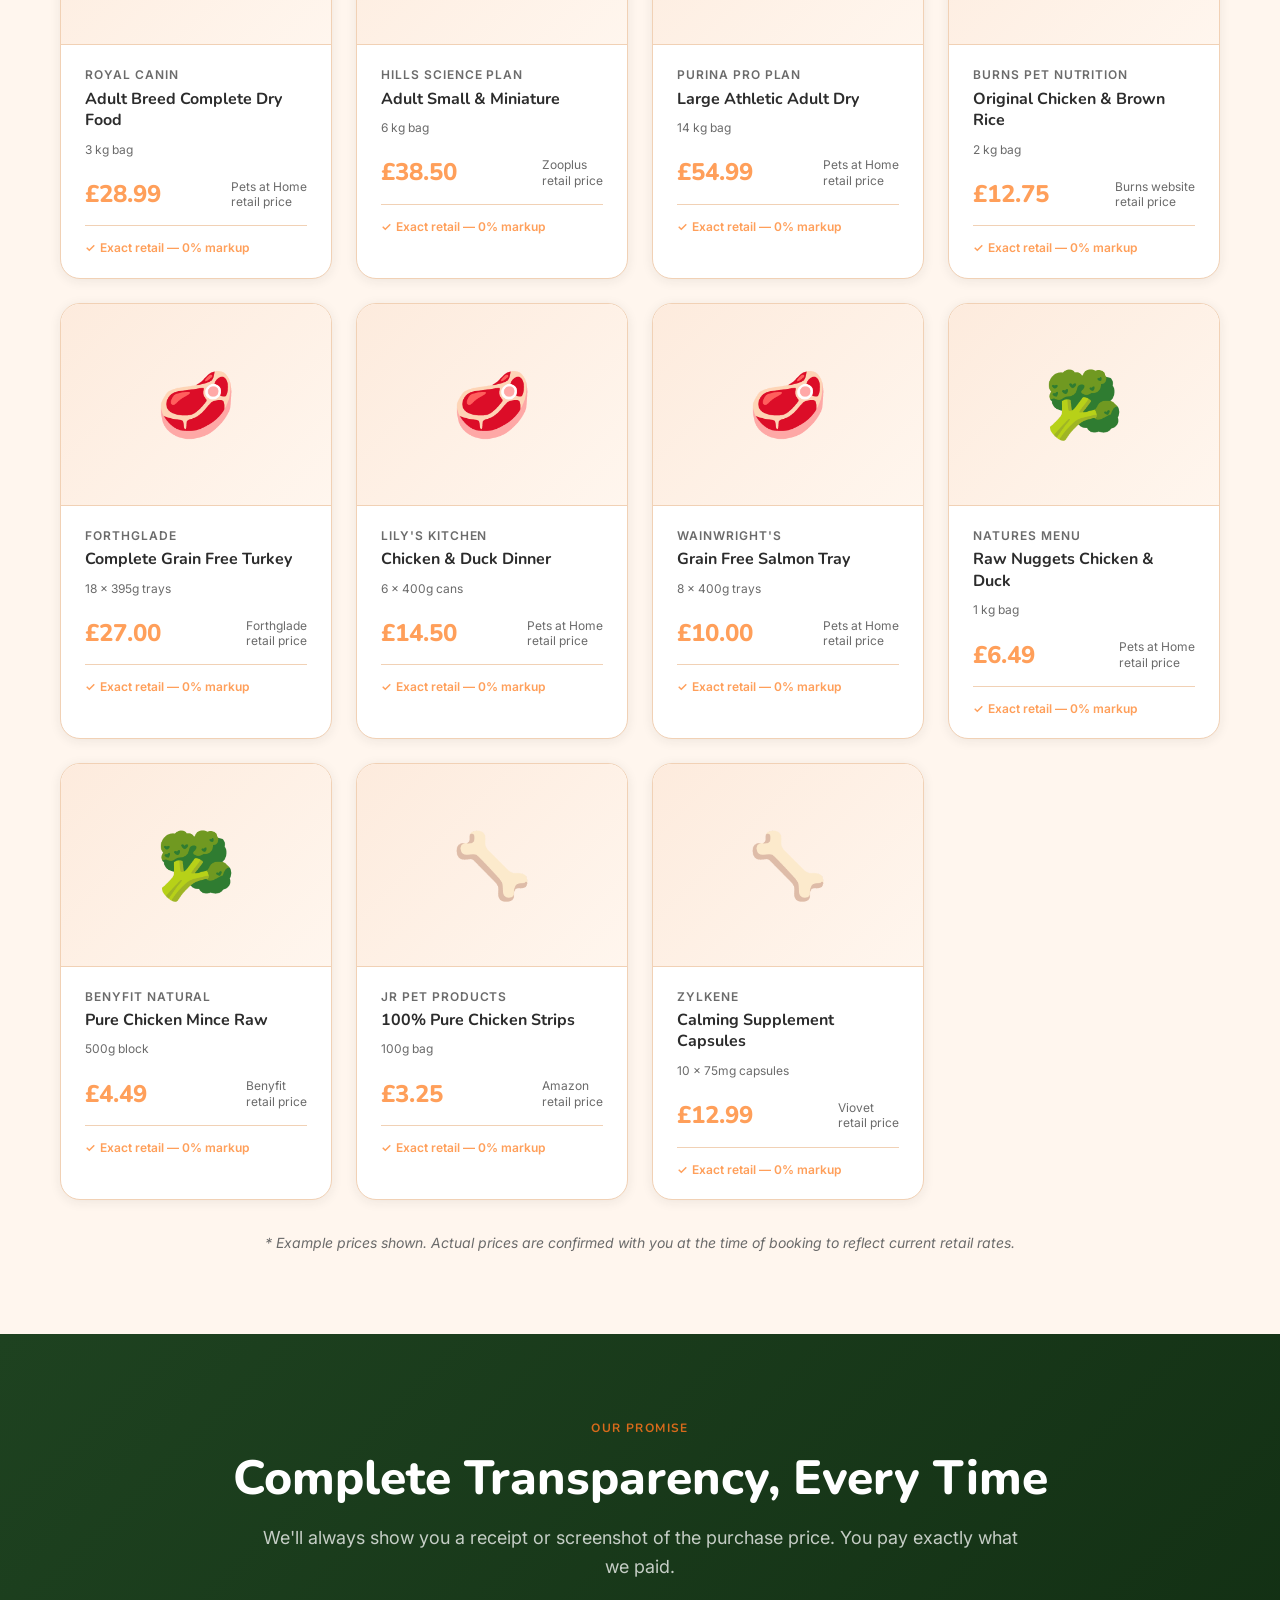
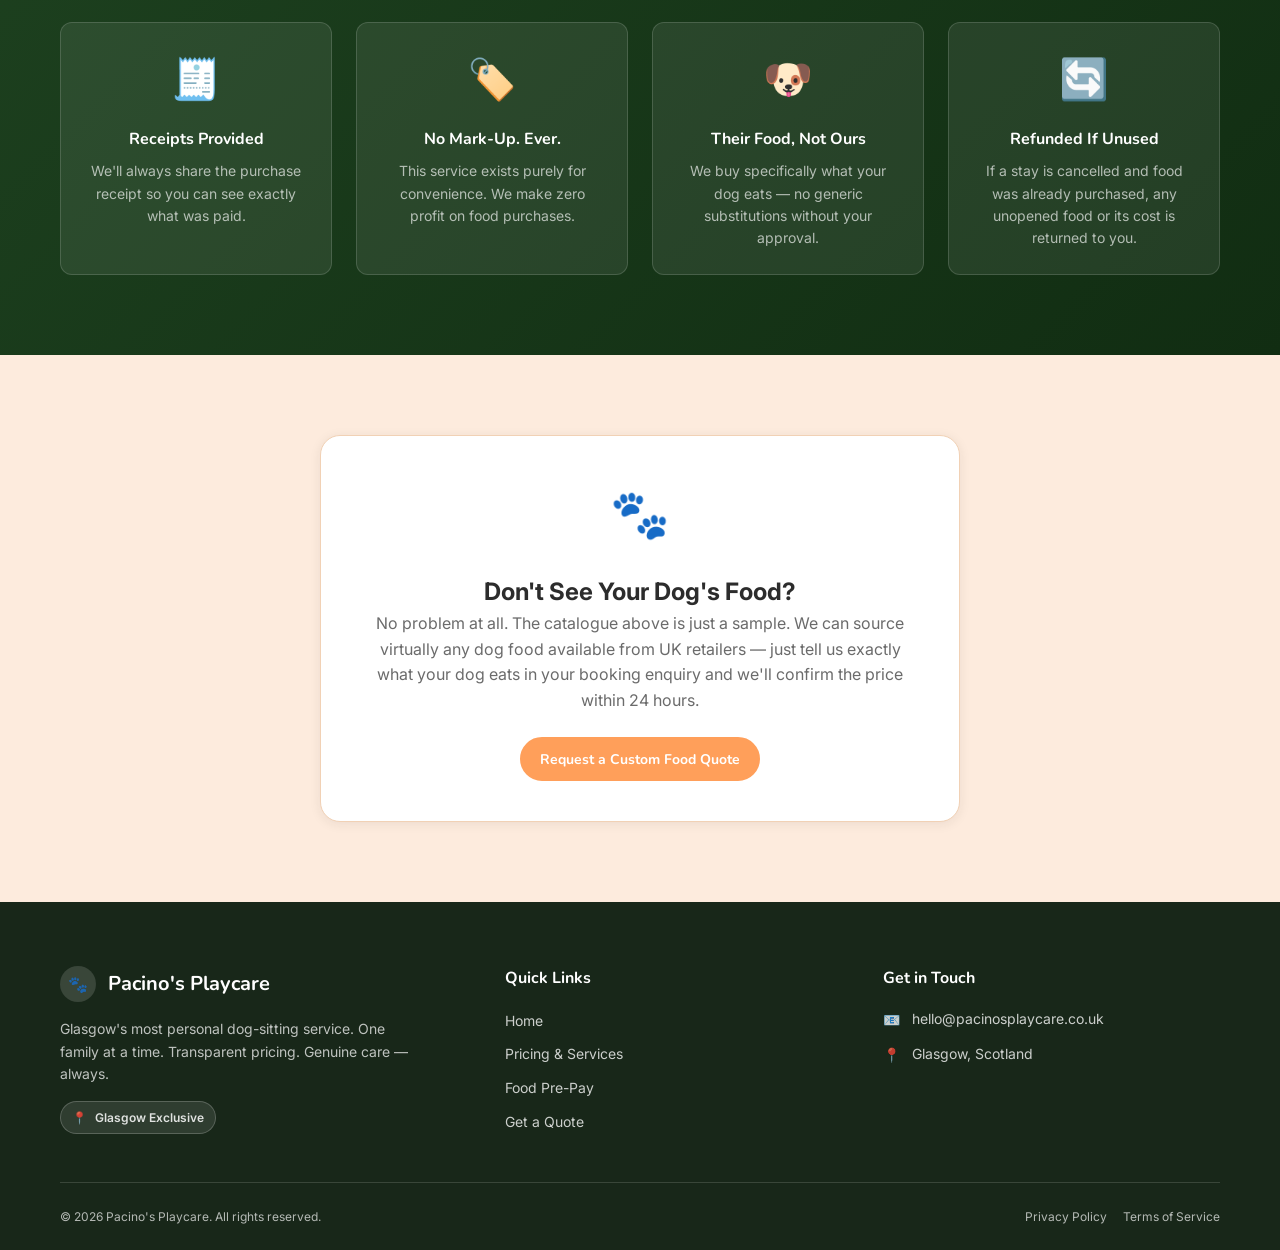
<file: food.html>
<!DOCTYPE html>
<html lang="en">
<head>
  <meta charset="UTF-8" />
  <meta name="viewport" content="width=device-width, initial-scale=1.0" />
  <meta name="description" content="Pre-pay for your dog's food with Pacino's Playcare. Zero markup — we purchase your dog's specific food at standard retail price and have it ready for their stay." />

  <title>Food Pre-Pay | Pacino's Playcare Glasgow</title>

  <!-- Fonts -->
  <link rel="preconnect" href="https://fonts.googleapis.com" />
  <link rel="preconnect" href="https://fonts.gstatic.com" crossorigin />
  <link href="https://fonts.googleapis.com/css2?family=Nunito:wght@400;500;600;700;800&family=Inter:wght@400;500;600&display=swap" rel="stylesheet" />

  <!-- Styles -->
  <link rel="stylesheet" href="css/styles.css" />
  <link rel="stylesheet" href="css/food.css" />

  <!-- Favicon -->
  <link rel="icon" href="data:image/svg+xml,<svg xmlns='http://www.w3.org/2000/svg' viewBox='0 0 100 100'><text y='.9em' font-size='90'>🐾</text></svg>" />
</head>
<body>

  <!-- ========================================================
       NAVIGATION
  ======================================================== -->
  <nav class="site-nav" role="navigation" aria-label="Main navigation">
    <div class="nav-inner">
      <a href="index.html" class="nav-logo" aria-label="Pacino's Playcare — Home">
        <span class="nav-logo__icon" aria-hidden="true">🐾</span>
        <span class="nav-logo__text">Pacino's <span>Playcare</span></span>
      </a>
      <button class="nav-toggle" aria-label="Open navigation menu" aria-expanded="false" aria-controls="nav-links">
        <span class="nav-toggle__bar"></span>
        <span class="nav-toggle__bar"></span>
        <span class="nav-toggle__bar"></span>
      </button>
      <ul class="nav-links" id="nav-links" role="list">
        <li class="nav-links__item"><a href="index.html" class="nav-links__link" data-page="index.html">Home</a></li>
        <li class="nav-links__item"><a href="pricing.html" class="nav-links__link" data-page="pricing.html">Pricing</a></li>
        <li class="nav-links__item"><a href="food.html" class="nav-links__link" data-page="food.html">Food Pre-Pay</a></li>
        <li class="nav-links__item"><a href="contact.html" class="nav-links__link btn btn-primary nav-cta" data-page="contact.html">Get a Quote</a></li>
      </ul>
    </div>
  </nav>

  <main>

    <!-- ======================================================
         PAGE HERO
    ====================================================== -->
    <section class="page-hero food-hero" aria-labelledby="food-hero-title">
      <div class="container">
        <div class="page-hero__content">
          <div class="page-hero__eyebrow" aria-hidden="true">🛒 Zero Markup</div>
          <h1 class="page-hero__title" id="food-hero-title">Food Pre-Pay Service</h1>
          <p class="page-hero__sub">
            We'll purchase your dog's specific food before their stay — at exactly the retail price you'd pay yourself. No mark-up. No hidden charges. Just one less errand for you.
          </p>
        </div>
      </div>
    </section>

    <!-- ======================================================
         ZERO MARKUP BANNER
    ====================================================== -->
    <div class="zero-markup-banner" role="complementary" aria-label="Zero markup promise">
      <div class="container">
        <div class="zero-markup-banner__inner">
          <span class="zero-markup-banner__icon" aria-hidden="true">🏷️</span>
          <p class="zero-markup-banner__text">
            We charge you <span>exactly what we paid</span> — 0% profit margin on food. Always.
          </p>
          <span class="zero-markup-banner__icon" aria-hidden="true">🏷️</span>
        </div>
      </div>
    </div>

    <!-- ======================================================
         HOW IT WORKS
    ====================================================== -->
    <section class="section section--alt" id="how-it-works" aria-labelledby="how-title">
      <div class="container">
        <div class="text-center" style="margin-bottom: 0;">
          <p class="eyebrow">The Process</p>
          <h2 class="section-title" id="how-title">How Food Pre-Pay Works</h2>
          <p class="section-subtitle" style="margin-inline: auto; margin-bottom: 0;">
            Simple, transparent, and hassle-free. Here's what happens from enquiry to bowl.
          </p>
        </div>

        <div class="how-it-works" role="list" aria-label="Food pre-pay process steps">
          <div class="step-card" role="listitem">
            <div class="step-card__num" aria-hidden="true">1</div>
            <h3 class="step-card__title">Tell Us What They Eat</h3>
            <p class="step-card__desc">
              Include your dog's food brand, variety, and pack size in your booking enquiry or contact form.
            </p>
          </div>
          <div class="step-card" role="listitem">
            <div class="step-card__num" aria-hidden="true">2</div>
            <h3 class="step-card__title">We Find the Retail Price</h3>
            <p class="step-card__desc">
              We look it up at standard retailers (Pets at Home, Zooplus, supermarkets) and confirm the cost with you.
            </p>
          </div>
          <div class="step-card" role="listitem">
            <div class="step-card__num" aria-hidden="true">3</div>
            <h3 class="step-card__title">You Confirm & Pay</h3>
            <p class="step-card__desc">
              You pay the food cost (at cost price) alongside your booking — no surprises on the day.
            </p>
          </div>
          <div class="step-card" role="listitem">
            <div class="step-card__num" aria-hidden="true">4</div>
            <h3 class="step-card__title">We Purchase & Prepare</h3>
            <p class="step-card__desc">
              We buy the food before your dog arrives so it's ready and familiar from day one of their stay.
            </p>
          </div>
        </div>
      </div>
    </section>

    <!-- ======================================================
         EXAMPLE FOOD PRICES
    ====================================================== -->
    <section class="section" id="food-catalogue" aria-labelledby="catalogue-title">
      <div class="container">
        <div class="text-center" style="margin-bottom: 2.5rem;">
          <p class="eyebrow">Example Retail Prices</p>
          <h2 class="section-title" id="catalogue-title">Popular Dog Foods — at Cost</h2>
          <p class="section-subtitle" style="margin-inline: auto;">
            These are standard retail prices from UK pet stores. We charge you <em>exactly</em> these amounts — not a penny more.
          </p>
        </div>

        <!-- Filter buttons -->
        <div class="food-filters" role="group" aria-label="Filter food by type">
          <button class="filter-btn active" data-filter="all">🐾 All Foods</button>
          <button class="filter-btn" data-filter="dry">🌾 Dry / Kibble</button>
          <button class="filter-btn" data-filter="wet">🥩 Wet Food</button>
          <button class="filter-btn" data-filter="raw">🥦 Raw / Freeze-Dried</button>
          <button class="filter-btn" data-filter="treats">🦴 Treats</button>
        </div>

        <div class="food-grid" role="list" aria-label="Dog food options">

          <!-- Dry foods -->
          <article class="food-card" data-category="dry" role="listitem">
            <div class="food-card__img" aria-hidden="true">🌾</div>
            <div class="food-card__body">
              <p class="food-card__brand">Royal Canin</p>
              <h3 class="food-card__name">Adult Breed Complete Dry Food</h3>
              <p class="food-card__weight">3 kg bag</p>
              <div class="food-card__price-row">
                <span class="food-card__price">£28.99</span>
                <span class="food-card__price-note">Pets at Home<br>retail price</span>
              </div>
              <div class="food-card__price-match">
                <span aria-hidden="true">✓</span> Exact retail — 0% markup
              </div>
            </div>
          </article>

          <article class="food-card" data-category="dry" role="listitem">
            <div class="food-card__img" aria-hidden="true">🌾</div>
            <div class="food-card__body">
              <p class="food-card__brand">Hills Science Plan</p>
              <h3 class="food-card__name">Adult Small & Miniature</h3>
              <p class="food-card__weight">6 kg bag</p>
              <div class="food-card__price-row">
                <span class="food-card__price">£38.50</span>
                <span class="food-card__price-note">Zooplus<br>retail price</span>
              </div>
              <div class="food-card__price-match">
                <span aria-hidden="true">✓</span> Exact retail — 0% markup
              </div>
            </div>
          </article>

          <article class="food-card" data-category="dry" role="listitem">
            <div class="food-card__img" aria-hidden="true">🌾</div>
            <div class="food-card__body">
              <p class="food-card__brand">Purina Pro Plan</p>
              <h3 class="food-card__name">Large Athletic Adult Dry</h3>
              <p class="food-card__weight">14 kg bag</p>
              <div class="food-card__price-row">
                <span class="food-card__price">£54.99</span>
                <span class="food-card__price-note">Pets at Home<br>retail price</span>
              </div>
              <div class="food-card__price-match">
                <span aria-hidden="true">✓</span> Exact retail — 0% markup
              </div>
            </div>
          </article>

          <article class="food-card" data-category="dry" role="listitem">
            <div class="food-card__img" aria-hidden="true">🌾</div>
            <div class="food-card__body">
              <p class="food-card__brand">Burns Pet Nutrition</p>
              <h3 class="food-card__name">Original Chicken & Brown Rice</h3>
              <p class="food-card__weight">2 kg bag</p>
              <div class="food-card__price-row">
                <span class="food-card__price">£12.75</span>
                <span class="food-card__price-note">Burns website<br>retail price</span>
              </div>
              <div class="food-card__price-match">
                <span aria-hidden="true">✓</span> Exact retail — 0% markup
              </div>
            </div>
          </article>

          <!-- Wet foods -->
          <article class="food-card" data-category="wet" role="listitem">
            <div class="food-card__img" aria-hidden="true">🥩</div>
            <div class="food-card__body">
              <p class="food-card__brand">Forthglade</p>
              <h3 class="food-card__name">Complete Grain Free Turkey</h3>
              <p class="food-card__weight">18 × 395g trays</p>
              <div class="food-card__price-row">
                <span class="food-card__price">£27.00</span>
                <span class="food-card__price-note">Forthglade<br>retail price</span>
              </div>
              <div class="food-card__price-match">
                <span aria-hidden="true">✓</span> Exact retail — 0% markup
              </div>
            </div>
          </article>

          <article class="food-card" data-category="wet" role="listitem">
            <div class="food-card__img" aria-hidden="true">🥩</div>
            <div class="food-card__body">
              <p class="food-card__brand">Lily's Kitchen</p>
              <h3 class="food-card__name">Chicken & Duck Dinner</h3>
              <p class="food-card__weight">6 × 400g cans</p>
              <div class="food-card__price-row">
                <span class="food-card__price">£14.50</span>
                <span class="food-card__price-note">Pets at Home<br>retail price</span>
              </div>
              <div class="food-card__price-match">
                <span aria-hidden="true">✓</span> Exact retail — 0% markup
              </div>
            </div>
          </article>

          <article class="food-card" data-category="wet" role="listitem">
            <div class="food-card__img" aria-hidden="true">🥩</div>
            <div class="food-card__body">
              <p class="food-card__brand">Wainwright's</p>
              <h3 class="food-card__name">Grain Free Salmon Tray</h3>
              <p class="food-card__weight">8 × 400g trays</p>
              <div class="food-card__price-row">
                <span class="food-card__price">£10.00</span>
                <span class="food-card__price-note">Pets at Home<br>retail price</span>
              </div>
              <div class="food-card__price-match">
                <span aria-hidden="true">✓</span> Exact retail — 0% markup
              </div>
            </div>
          </article>

          <!-- Raw / Freeze-dried -->
          <article class="food-card" data-category="raw" role="listitem">
            <div class="food-card__img" aria-hidden="true">🥦</div>
            <div class="food-card__body">
              <p class="food-card__brand">Natures Menu</p>
              <h3 class="food-card__name">Raw Nuggets Chicken & Duck</h3>
              <p class="food-card__weight">1 kg bag</p>
              <div class="food-card__price-row">
                <span class="food-card__price">£6.49</span>
                <span class="food-card__price-note">Pets at Home<br>retail price</span>
              </div>
              <div class="food-card__price-match">
                <span aria-hidden="true">✓</span> Exact retail — 0% markup
              </div>
            </div>
          </article>

          <article class="food-card" data-category="raw" role="listitem">
            <div class="food-card__img" aria-hidden="true">🥦</div>
            <div class="food-card__body">
              <p class="food-card__brand">Benyfit Natural</p>
              <h3 class="food-card__name">Pure Chicken Mince Raw</h3>
              <p class="food-card__weight">500g block</p>
              <div class="food-card__price-row">
                <span class="food-card__price">£4.49</span>
                <span class="food-card__price-note">Benyfit<br>retail price</span>
              </div>
              <div class="food-card__price-match">
                <span aria-hidden="true">✓</span> Exact retail — 0% markup
              </div>
            </div>
          </article>

          <!-- Treats -->
          <article class="food-card" data-category="treats" role="listitem">
            <div class="food-card__img" aria-hidden="true">🦴</div>
            <div class="food-card__body">
              <p class="food-card__brand">JR Pet Products</p>
              <h3 class="food-card__name">100% Pure Chicken Strips</h3>
              <p class="food-card__weight">100g bag</p>
              <div class="food-card__price-row">
                <span class="food-card__price">£3.25</span>
                <span class="food-card__price-note">Amazon<br>retail price</span>
              </div>
              <div class="food-card__price-match">
                <span aria-hidden="true">✓</span> Exact retail — 0% markup
              </div>
            </div>
          </article>

          <article class="food-card" data-category="treats" role="listitem">
            <div class="food-card__img" aria-hidden="true">🦴</div>
            <div class="food-card__body">
              <p class="food-card__brand">Zylkene</p>
              <h3 class="food-card__name">Calming Supplement Capsules</h3>
              <p class="food-card__weight">10 × 75mg capsules</p>
              <div class="food-card__price-row">
                <span class="food-card__price">£12.99</span>
                <span class="food-card__price-note">Viovet<br>retail price</span>
              </div>
              <div class="food-card__price-match">
                <span aria-hidden="true">✓</span> Exact retail — 0% markup
              </div>
            </div>
          </article>

        </div>

        <!-- Note about pricing accuracy -->
        <p style="text-align: center; margin-top: 2rem; font-size: 0.875rem; color: var(--color-text-muted);">
          <em>* Example prices shown. Actual prices are confirmed with you at the time of booking to reflect current retail rates.</em>
        </p>
      </div>
    </section>

    <!-- ======================================================
         OUR PROMISE (dark section)
    ====================================================== -->
    <section class="section section--dark" id="promise" aria-labelledby="promise-title">
      <div class="container text-center">
        <p class="eyebrow">Our Promise</p>
        <h2 class="section-title" id="promise-title" style="color: var(--color-text-light);">
          Complete Transparency, Every Time
        </h2>
        <p class="section-subtitle" style="margin-inline: auto; margin-bottom: 2.5rem; color: rgba(255,255,255,0.75);">
          We'll always show you a receipt or screenshot of the purchase price. You pay exactly what we paid.
        </p>

        <div class="promise-grid">
          <div class="promise-card">
            <span class="promise-card__icon" aria-hidden="true">🧾</span>
            <h3 class="promise-card__title">Receipts Provided</h3>
            <p class="promise-card__desc">We'll always share the purchase receipt so you can see exactly what was paid.</p>
          </div>
          <div class="promise-card">
            <span class="promise-card__icon" aria-hidden="true">🏷️</span>
            <h3 class="promise-card__title">No Mark-Up. Ever.</h3>
            <p class="promise-card__desc">This service exists purely for convenience. We make zero profit on food purchases.</p>
          </div>
          <div class="promise-card">
            <span class="promise-card__icon" aria-hidden="true">🐶</span>
            <h3 class="promise-card__title">Their Food, Not Ours</h3>
            <p class="promise-card__desc">We buy specifically what your dog eats — no generic substitutions without your approval.</p>
          </div>
          <div class="promise-card">
            <span class="promise-card__icon" aria-hidden="true">🔄</span>
            <h3 class="promise-card__title">Refunded If Unused</h3>
            <p class="promise-card__desc">If a stay is cancelled and food was already purchased, any unopened food or its cost is returned to you.</p>
          </div>
        </div>
      </div>
    </section>

    <!-- ======================================================
         CUSTOM FOOD REQUEST
    ====================================================== -->
    <section class="section section--alt" id="custom-request" aria-labelledby="custom-title">
      <div class="container">
        <div class="custom-request-box">
          <span class="custom-request-box__icon" aria-hidden="true">🐾</span>
          <h2 id="custom-title">Don't See Your Dog's Food?</h2>
          <p>
            No problem at all. The catalogue above is just a sample. We can source virtually any dog food available from UK retailers — just tell us exactly what your dog eats in your booking enquiry and we'll confirm the price within 24 hours.
          </p>
          <a href="contact.html" class="btn btn-primary">Request a Custom Food Quote</a>
        </div>
      </div>
    </section>

  </main>

  <!-- ========================================================
       FOOTER
  ======================================================== -->
  <footer class="site-footer" aria-label="Site footer">
    <div class="container">
      <div class="footer-grid">
        <div class="footer-brand">
          <div class="footer-brand__logo">
            <span class="footer-brand__logo-icon" aria-hidden="true">🐾</span>
            <span class="footer-brand__logo-text">Pacino's Playcare</span>
          </div>
          <p class="footer-brand__tagline">Glasgow's most personal dog-sitting service. One family at a time. Transparent pricing. Genuine care — always.</p>
          <span class="footer-brand__badge"><span aria-hidden="true">📍</span> Glasgow Exclusive</span>
        </div>
        <div>
          <h3 class="footer-col__heading">Quick Links</h3>
          <ul class="footer-col__list" role="list">
            <li><a href="index.html">Home</a></li>
            <li><a href="pricing.html">Pricing & Services</a></li>
            <li><a href="food.html">Food Pre-Pay</a></li>
            <li><a href="contact.html">Get a Quote</a></li>
          </ul>
        </div>
        <div>
          <h3 class="footer-col__heading">Get in Touch</h3>
          <div class="footer-contact-item">
            <span class="footer-contact-item__icon" aria-hidden="true">📧</span>
            <span>hello@pacinosplaycare.co.uk</span>
          </div>
          <div class="footer-contact-item">
            <span class="footer-contact-item__icon" aria-hidden="true">📍</span>
            <span>Glasgow, Scotland</span>
          </div>
        </div>
      </div>
      <div class="footer-bottom">
        <p class="footer-bottom__copy">&copy; <span id="footer-year"></span> Pacino's Playcare. All rights reserved.</p>
        <nav class="footer-bottom__links" aria-label="Footer legal links">
          <a href="#">Privacy Policy</a>
          <a href="#">Terms of Service</a>
        </nav>
      </div>
    </div>
  </footer>

  <!-- Scripts -->
  <script src="js/main.js"></script>
  <script src="js/food.js"></script>
  <script>
    document.getElementById('footer-year').textContent = new Date().getFullYear();
  </script>

</body>
</html>
</file>
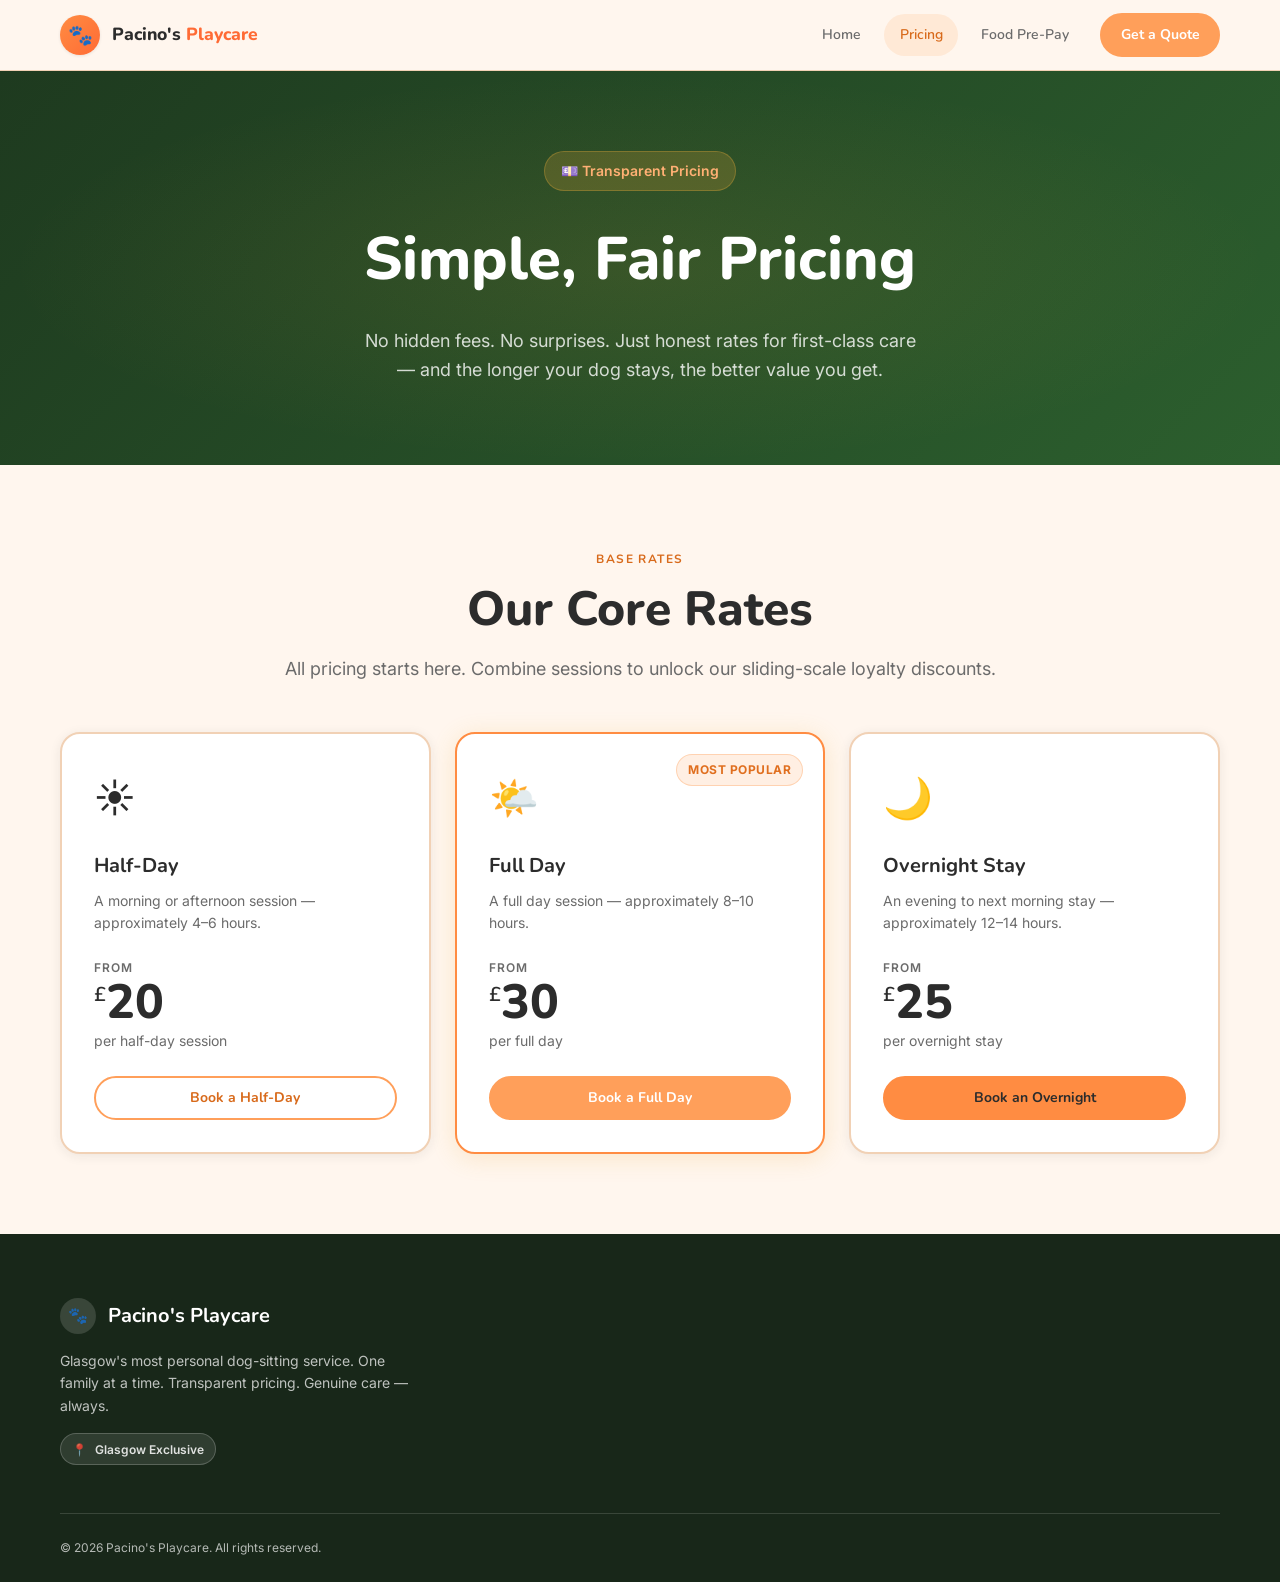
<file: pricing.html>
<!DOCTYPE html>
<html lang="en">
<head>
  <meta charset="UTF-8" />
  <meta name="viewport" content="width=device-width, initial-scale=1.0" />
  <meta name="description" content="Transparent pricing for Pacino's Playcare dog-sitting in Glasgow. Half-day from £20, full day from £30, overnight from £25. Sliding-scale discounts for longer stays. No hidden fees." />

  <title>Pricing & Services | Pacino's Playcare Glasgow</title>

  <!-- Fonts -->
  <link rel="preconnect" href="https://fonts.googleapis.com" />
  <link rel="preconnect" href="https://fonts.gstatic.com" crossorigin />
  <link href="https://fonts.googleapis.com/css2?family=Nunito:wght@400;500;600;700;800&family=Inter:wght@400;500;600&display=swap" rel="stylesheet" />

  <!-- Styles -->
  <link rel="stylesheet" href="css/styles.css" />
  <link rel="stylesheet" href="css/pricing.css" />

  <!-- Favicon -->
  <link rel="icon" href="data:image/svg+xml,<svg xmlns='http://www.w3.org/2000/svg' viewBox='0 0 100 100'><text y='.9em' font-size='90'>🐾</text></svg>" />
</head>
<body>

  <nav class="site-nav" role="navigation" aria-label="Main navigation">
    <div class="nav-inner">
      <a href="index.html" class="nav-logo" aria-label="Pacino's Playcare — Home">
        <span class="nav-logo__icon" aria-hidden="true">🐾</span>
        <span class="nav-logo__text">Pacino's <span>Playcare</span></span>
      </a>
      <button class="nav-toggle" aria-label="Open navigation menu" aria-expanded="false" aria-controls="nav-links">
        <span class="nav-toggle__bar"></span>
        <span class="nav-toggle__bar"></span>
        <span class="nav-toggle__bar"></span>
      </button>
      <ul class="nav-links" id="nav-links" role="list">
        <li class="nav-links__item"><a href="index.html" class="nav-links__link" data-page="index.html">Home</a></li>
        <li class="nav-links__item"><a href="pricing.html" class="nav-links__link" data-page="pricing.html">Pricing</a></li>
        <li class="nav-links__item"><a href="food.html" class="nav-links__link" data-page="food.html">Food Pre-Pay</a></li>
        <li class="nav-links__item"><a href="contact.html" class="nav-links__link btn btn-primary nav-cta" data-page="contact.html">Get a Quote</a></li>
      </ul>
    </div>
  </nav>

  <main>
    <section class="page-hero" aria-labelledby="pricing-hero-title">
      <div class="container">
        <div class="page-hero__content">
          <div class="page-hero__eyebrow" aria-hidden="true">💷 Transparent Pricing</div>
          <h1 class="page-hero__title" id="pricing-hero-title">Simple, Fair Pricing</h1>
          <p class="page-hero__sub">
            No hidden fees. No surprises. Just honest rates for first-class care — and the longer your dog stays, the better value you get.
          </p>
        </div>
      </div>
    </section>

    <section class="section" id="base-pricing" aria-labelledby="base-pricing-title">
      <div class="container">
        <div class="text-center" style="margin-bottom: 0;">
          <p class="eyebrow">Base Rates</p>
          <h2 class="section-title" id="base-pricing-title">Our Core Rates</h2>
          <p class="section-subtitle" style="margin-inline: auto; margin-bottom: 0;">
            All pricing starts here. Combine sessions to unlock our sliding-scale loyalty discounts.
          </p>
        </div>

        <div class="pricing-cards">
          <div class="pricing-card">
            <span class="pricing-card__icon" aria-hidden="true">☀️</span>
            <h3 class="pricing-card__name">Half-Day</h3>
            <p class="pricing-card__desc">A morning or afternoon session — approximately 4–6 hours.</p>
            <div class="pricing-card__price-block">
              <div class="pricing-card__from">From</div>
              <div class="pricing-card__price" aria-label="£20 per half-day"><sup>£</sup>20</div>
              <div class="pricing-card__per">per half-day session</div>
            </div>
            <a href="contact.html" class="btn btn-outline" style="width: 100%; justify-content: center;">Book a Half-Day</a>
          </div>

          <div class="pricing-card pricing-card--featured">
            <span class="badge badge-gold pricing-card__badge">Most Popular</span>
            <span class="pricing-card__icon" aria-hidden="true">🌤️</span>
            <h3 class="pricing-card__name">Full Day</h3>
            <p class="pricing-card__desc">A full day session — approximately 8–10 hours.</p>
            <div class="pricing-card__price-block">
              <div class="pricing-card__from">From</div>
              <div class="pricing-card__price" aria-label="£30 per full day"><sup>£</sup>30</div>
              <div class="pricing-card__per">per full day</div>
            </div>
            <a href="contact.html" class="btn btn-primary" style="width: 100%; justify-content: center;">Book a Full Day</a>
          </div>

          <div class="pricing-card">
            <span class="pricing-card__icon" aria-hidden="true">🌙</span>
            <h3 class="pricing-card__name">Overnight Stay</h3>
            <p class="pricing-card__desc">An evening to next morning stay — approximately 12–14 hours.</p>
            <div class="pricing-card__price-block">
              <div class="pricing-card__from">From</div>
              <div class="pricing-card__price" aria-label="£25 per overnight"><sup>£</sup>25</div>
              <div class="pricing-card__per">per overnight stay</div>
            </div>
            <a href="contact.html" class="btn btn-gold" style="width: 100%; justify-content: center;">Book an Overnight</a>
          </div>
        </div>
      </div>
    </section>
  </main>

  <footer class="site-footer" aria-label="Site footer">
    <div class="container">
      <div class="footer-grid">
        <div class="footer-brand">
          <div class="footer-brand__logo">
            <span class="footer-brand__logo-icon" aria-hidden="true">🐾</span>
            <span class="footer-brand__logo-text">Pacino's Playcare</span>
          </div>
          <p class="footer-brand__tagline">Glasgow's most personal dog-sitting service. One family at a time. Transparent pricing. Genuine care — always.</p>
          <span class="footer-brand__badge"><span aria-hidden="true">📍</span> Glasgow Exclusive</span>
        </div>
      </div>
      <div class="footer-bottom">
        <p class="footer-bottom__copy">&copy; <span id="footer-year"></span> Pacino's Playcare. All rights reserved.</p>
      </div>
    </div>
  </footer>

  <script src="js/main.js"></script>
  <script>
    document.getElementById('footer-year').textContent = new Date().getFullYear();
  </script>
</body>
</html>
</file>
<file: css/styles.css>
/* ============================================================
   Pacino's Playcare — Global Stylesheet
   ============================================================ */

:root {
  --color-primary:        #FF8C42;
  --color-primary-dark:   #E06F1F;
  --color-primary-light:  #FFB074;
  --color-secondary:      #FF9F5A;
  --color-secondary-dark: #D86A1B;
  --color-accent:         #FF6B35;
  --color-accent-hover:   #E55520;

  --color-bg:             #FFF6EE;
  --color-surface:        #FFFFFF;
  --color-surface-alt:    #FDEBDD;

  --color-text:           #2C2C2C;
  --color-text-muted:     #6B6B6B;
  --color-text-light:     #FFFFFF;

  --color-border:         #F1D1B5;
  --color-shadow:         rgba(44, 44, 44, 0.10);

  --font-heading: 'Nunito', sans-serif;
  --font-body:    'Inter', sans-serif;

  --size-xs:   0.75rem;
  --size-sm:   0.875rem;
  --size-base: 1rem;
  --size-md:   1.125rem;
  --size-lg:   1.25rem;
  --size-xl:   1.5rem;
  --size-2xl:  2rem;
  --size-3xl:  2.5rem;
  --size-4xl:  3rem;
  --size-5xl:  3.75rem;

  --weight-regular:   400;
  --weight-medium:    500;
  --weight-semibold:  600;
  --weight-bold:      700;
  --weight-extrabold: 800;

  --leading-tight:  1.2;
  --leading-snug:   1.35;
  --leading-normal: 1.6;

  --space-1:  0.25rem;
  --space-2:  0.5rem;
  --space-3:  0.75rem;
  --space-4:  1rem;
  --space-5:  1.25rem;
  --space-6:  1.5rem;
  --space-7:  1.75rem;
  --space-8:  2rem;
  --space-10: 2.5rem;
  --space-12: 3rem;
  --space-16: 4rem;
  --space-20: 5rem;
  --space-24: 6rem;

  --max-width:   1160px;
  --nav-height:  70px;
  --radius-sm:   6px;
  --radius-md:   12px;
  --radius-lg:   20px;
  --radius-full: 9999px;

  --transition-fast:   150ms ease;
  --transition-normal: 250ms ease;
  --transition-slow:   400ms ease;

  --shadow-sm:   0 1px 3px var(--color-shadow);
  --shadow-md:   0 4px 16px var(--color-shadow);
  --shadow-lg:   0 8px 32px rgba(44, 44, 44, 0.14);
  --shadow-card: 0 2px 12px rgba(44, 44, 44, 0.08);
}

* {
  box-sizing: border-box;
}

*::before,
*::after {
  box-sizing: inherit;
}

html {
  scroll-behavior: smooth;
}

body {
  margin: 0;
  font-family: var(--font-body);
  font-size: var(--size-base);
  line-height: var(--leading-normal);
  color: var(--color-text);
  background-color: var(--color-bg);
  text-rendering: optimizeLegibility;
}

h1,
h2,
h3,
h4,
h5,
h6,
p {
  margin: 0;
}

a {
  color: inherit;
  text-decoration: none;
}

img,
svg {
  display: block;
  max-width: 100%;
}

ul,
ol {
  margin: 0;
  padding: 0;
}

ul[role='list'],
ol[role='list'] {
  list-style: none;
}

main {
  overflow-x: clip;
}

.container {
  width: min(var(--max-width), calc(100% - 2rem));
  margin-inline: auto;
}

.section {
  padding-block: var(--space-20);
}

.section--alt {
  background-color: var(--color-surface-alt);
}

.section--dark {
  background: linear-gradient(135deg, #1E4220 0%, #112D12 100%);
  color: var(--color-text-light);
}

.text-center {
  text-align: center;
}

.sr-only {
  position: absolute;
  width: 1px;
  height: 1px;
  padding: 0;
  margin: -1px;
  overflow: hidden;
  clip: rect(0, 0, 0, 0);
  white-space: nowrap;
  border: 0;
}

.eyebrow {
  display: inline-flex;
  align-items: center;
  font-family: var(--font-heading);
  font-size: var(--size-xs);
  font-weight: var(--weight-bold);
  letter-spacing: 0.12em;
  text-transform: uppercase;
  color: var(--color-secondary-dark);
  margin-bottom: var(--space-3);
}

.section-title {
  font-family: var(--font-heading);
  font-size: clamp(var(--size-2xl), 4vw, var(--size-4xl));
  font-weight: var(--weight-extrabold);
  line-height: var(--leading-tight);
  margin-bottom: var(--space-4);
}

.section-subtitle {
  max-width: 780px;
  font-size: var(--size-md);
  color: var(--color-text-muted);
  line-height: var(--leading-normal);
  margin-bottom: var(--space-10);
}

/* ----------------------------------------------------------
   Shared Hero Block (used on non-home pages)
   ---------------------------------------------------------- */
.page-hero {
  background: linear-gradient(135deg, #1E3A1F 0%, #2C5F2E 100%);
  color: var(--color-text-light);
  padding: var(--space-20) 0;
  text-align: center;
  position: relative;
  overflow: hidden;
}

.page-hero::before {
  content: '';
  position: absolute;
  inset: 0;
  background: radial-gradient(ellipse at 50% 50%, rgba(232, 168, 56, 0.1) 0%, transparent 70%);
  pointer-events: none;
}

.page-hero__content {
  position: relative;
  z-index: 1;
}

.page-hero__eyebrow {
  display: inline-flex;
  align-items: center;
  gap: var(--space-2);
  padding: var(--space-2) var(--space-4);
  background: rgba(232, 168, 56, 0.2);
  border: 1px solid rgba(232, 168, 56, 0.3);
  border-radius: var(--radius-full);
  font-size: var(--size-sm);
  font-weight: var(--weight-semibold);
  color: var(--color-primary-light);
  margin-bottom: var(--space-5);
}

.page-hero__title {
  font-family: var(--font-heading);
  font-size: clamp(var(--size-3xl), 5vw, var(--size-5xl));
  font-weight: var(--weight-extrabold);
  color: var(--color-text-light);
  margin-bottom: var(--space-5);
}

.page-hero__sub {
  font-size: var(--size-md);
  color: rgba(255, 255, 255, 0.8);
  max-width: 620px;
  margin-inline: auto;
  line-height: var(--leading-normal);
}

/* ----------------------------------------------------------
   Navigation
   ---------------------------------------------------------- */
.site-nav {
  position: sticky;
  top: 0;
  z-index: 100;
  min-height: var(--nav-height);
  background-color: rgba(255, 246, 238, 0.92);
  backdrop-filter: blur(10px);
  border-bottom: 1px solid var(--color-border);
}

.nav-inner {
  width: min(var(--max-width), calc(100% - 2rem));
  min-height: var(--nav-height);
  margin-inline: auto;
  display: flex;
  align-items: center;
  justify-content: space-between;
  gap: var(--space-6);
}

.nav-logo {
  display: inline-flex;
  align-items: center;
  gap: var(--space-3);
  flex-shrink: 0;
}

.nav-logo__icon {
  width: 40px;
  height: 40px;
  border-radius: 50%;
  background: linear-gradient(135deg, var(--color-primary), var(--color-accent));
  display: inline-flex;
  align-items: center;
  justify-content: center;
  font-size: var(--size-lg);
  box-shadow: var(--shadow-sm);
}

.nav-logo__text {
  font-family: var(--font-heading);
  font-size: 1.1rem;
  font-weight: var(--weight-extrabold);
  color: var(--color-text);
  line-height: 1;
}

.nav-logo__text span {
  color: var(--color-accent);
}

.nav-links {
  display: flex;
  align-items: center;
  gap: var(--space-2);
  list-style: none;
}

.nav-links__link {
  display: inline-flex;
  align-items: center;
  justify-content: center;
  padding: 0.6rem 0.95rem;
  border-radius: var(--radius-full);
  font-family: var(--font-heading);
  font-size: var(--size-sm);
  font-weight: var(--weight-semibold);
  color: var(--color-text-muted);
  transition: color var(--transition-fast), background-color var(--transition-fast);
}

.nav-links__link:hover,
.nav-links__link:focus-visible,
.nav-links__link.active {
  color: var(--color-secondary-dark);
  background-color: rgba(255, 159, 90, 0.16);
}

.nav-links__link[aria-current='page'] {
  color: var(--color-secondary-dark);
}

.nav-cta {
  margin-left: var(--space-2);
}

.nav-toggle {
  width: 44px;
  height: 44px;
  display: none;
  flex-direction: column;
  align-items: center;
  justify-content: center;
  gap: 5px;
  border: 1px solid var(--color-border);
  border-radius: var(--radius-md);
  background-color: var(--color-surface);
  cursor: pointer;
}

.nav-toggle__bar {
  width: 20px;
  height: 2px;
  border-radius: 999px;
  background-color: var(--color-text);
}

/* ----------------------------------------------------------
   Buttons and badges
   ---------------------------------------------------------- */
.btn {
  display: inline-flex;
  align-items: center;
  justify-content: center;
  gap: var(--space-2);
  min-height: 44px;
  padding: 0.65rem 1.15rem;
  border-radius: var(--radius-full);
  border: 2px solid transparent;
  font-family: var(--font-heading);
  font-size: var(--size-sm);
  font-weight: var(--weight-bold);
  line-height: 1.1;
  cursor: pointer;
  transition: transform var(--transition-fast), background-color var(--transition-fast), border-color var(--transition-fast), color var(--transition-fast), box-shadow var(--transition-fast);
}

.btn:hover {
  transform: translateY(-1px);
}

.btn:focus-visible {
  outline: none;
  box-shadow: 0 0 0 3px rgba(255, 159, 90, 0.35);
}

.btn-primary {
  background-color: var(--color-secondary);
  color: var(--color-text-light);
  border-color: var(--color-secondary);
}

.btn-primary:hover {
  background-color: var(--color-secondary-dark);
  border-color: var(--color-secondary-dark);
}

.btn-secondary {
  background-color: rgba(255, 255, 255, 0.12);
  color: var(--color-text-light);
  border-color: rgba(255, 255, 255, 0.35);
}

.btn-secondary:hover {
  background-color: rgba(255, 255, 255, 0.2);
}

.btn-outline {
  background-color: transparent;
  color: var(--color-secondary-dark);
  border-color: var(--color-secondary);
}

.btn-outline:hover {
  background-color: rgba(255, 159, 90, 0.12);
}

.btn-gold {
  background-color: var(--color-primary);
  color: var(--color-text);
  border-color: var(--color-primary);
}

.btn-gold:hover {
  background-color: var(--color-primary-dark);
  border-color: var(--color-primary-dark);
  color: var(--color-text-light);
}

.btn-lg {
  min-height: 50px;
  padding: 0.8rem 1.5rem;
  font-size: var(--size-base);
}

.badge {
  display: inline-flex;
  align-items: center;
  justify-content: center;
  padding: 0.35rem 0.7rem;
  border-radius: var(--radius-full);
  font-size: var(--size-xs);
  font-weight: var(--weight-bold);
  letter-spacing: 0.04em;
  text-transform: uppercase;
}

.badge-gold {
  background-color: rgba(255, 176, 116, 0.2);
  color: var(--color-primary-dark);
  border: 1px solid rgba(255, 176, 116, 0.45);
}

/* ----------------------------------------------------------
   Footer
   ---------------------------------------------------------- */
.site-footer {
  background-color: #182719;
  color: rgba(255, 255, 255, 0.85);
  padding-top: var(--space-16);
}

.footer-grid {
  display: grid;
  grid-template-columns: 1.2fr 1fr 1fr;
  gap: var(--space-10);
}

.footer-brand__logo {
  display: inline-flex;
  align-items: center;
  gap: var(--space-3);
  margin-bottom: var(--space-4);
}

.footer-brand__logo-icon {
  width: 36px;
  height: 36px;
  border-radius: 50%;
  display: inline-flex;
  align-items: center;
  justify-content: center;
  background-color: rgba(255, 255, 255, 0.14);
}

.footer-brand__logo-text {
  font-family: var(--font-heading);
  font-weight: var(--weight-bold);
  font-size: var(--size-lg);
  color: var(--color-text-light);
}

.footer-brand__tagline {
  font-size: var(--size-sm);
  color: rgba(255, 255, 255, 0.72);
  max-width: 360px;
  margin-bottom: var(--space-4);
}

.footer-brand__badge {
  display: inline-flex;
  align-items: center;
  gap: var(--space-2);
  padding: 0.35rem 0.7rem;
  border-radius: var(--radius-full);
  background: rgba(255, 255, 255, 0.1);
  border: 1px solid rgba(255, 255, 255, 0.2);
  font-size: var(--size-xs);
  font-weight: var(--weight-semibold);
}

.footer-col__heading {
  font-family: var(--font-heading);
  font-size: var(--size-base);
  font-weight: var(--weight-bold);
  color: var(--color-text-light);
  margin-bottom: var(--space-4);
}

.footer-col__list {
  display: flex;
  flex-direction: column;
  gap: var(--space-2);
  list-style: none;
}

.footer-col__list a {
  font-size: var(--size-sm);
  color: rgba(255, 255, 255, 0.78);
}

.footer-col__list a:hover {
  color: var(--color-primary-light);
}

.footer-contact-item {
  display: flex;
  align-items: flex-start;
  gap: var(--space-3);
  font-size: var(--size-sm);
  color: rgba(255, 255, 255, 0.78);
}

.footer-contact-item + .footer-contact-item {
  margin-top: var(--space-3);
}

.footer-contact-item__icon {
  margin-top: 1px;
}

.footer-bottom {
  margin-top: var(--space-12);
  padding-block: var(--space-6);
  border-top: 1px solid rgba(255, 255, 255, 0.14);
  display: flex;
  align-items: center;
  justify-content: space-between;
  gap: var(--space-4);
  flex-wrap: wrap;
}

.footer-bottom__copy {
  font-size: var(--size-xs);
  color: rgba(255, 255, 255, 0.68);
}

.footer-bottom__links {
  display: inline-flex;
  align-items: center;
  gap: var(--space-4);
}

.footer-bottom__links a {
  font-size: var(--size-xs);
  color: rgba(255, 255, 255, 0.68);
}

.footer-bottom__links a:hover {
  color: var(--color-primary-light);
}

/* ----------------------------------------------------------
   Responsive globals
   ---------------------------------------------------------- */
@media (max-width: 900px) {
  .nav-toggle {
    display: inline-flex;
  }

  .nav-links {
    display: none;
    position: absolute;
    top: calc(var(--nav-height) - 2px);
    left: 1rem;
    right: 1rem;
    flex-direction: column;
    align-items: stretch;
    background-color: var(--color-surface);
    border: 1px solid var(--color-border);
    border-radius: var(--radius-md);
    padding: var(--space-3);
    box-shadow: var(--shadow-md);
    z-index: 120;
  }

  .nav-links.open {
    display: flex;
  }

  .nav-links__item {
    width: 100%;
  }

  .nav-links__link {
    width: 100%;
    justify-content: flex-start;
    border-radius: var(--radius-sm);
  }

  .nav-cta {
    margin-left: 0;
  }

  .footer-grid {
    grid-template-columns: 1fr;
    gap: var(--space-8);
  }

  .section {
    padding-block: var(--space-16);
  }
}

@media (max-width: 600px) {
  .container {
    width: calc(100% - 1.25rem);
  }

  .section {
    padding-block: var(--space-12);
  }

  .footer-bottom {
    flex-direction: column;
    align-items: flex-start;
  }

  .btn {
    width: 100%;
  }

  .hero__actions .btn,
  .cta-banner__actions .btn,
  .form-submit-row .btn {
    width: auto;
  }
}
</file>
<file: css/home.css>
/* ============================================================
   Pacino's Playcare — Home Page Styles
   ============================================================ */

/* ----------------------------------------------------------
   Hero
   ---------------------------------------------------------- */
.hero {
  position: relative;
  min-height: calc(100vh - var(--nav-height));
  display: flex;
  align-items: center;
  overflow: hidden;
  background: linear-gradient(135deg, #1e3a1f 0%, #2C5F2E 50%, #3a7a3c 100%);
  color: var(--color-text-light);
}

.hero::before {
  content: '';
  position: absolute;
  inset: 0;
  background:
    radial-gradient(ellipse at 70% 50%, rgba(232,168,56,0.12) 0%, transparent 60%),
    radial-gradient(ellipse at 20% 80%, rgba(255,107,53,0.08) 0%, transparent 50%);
  pointer-events: none;
}

/* Decorative paw prints */
.hero__paws {
  position: absolute;
  inset: 0;
  overflow: hidden;
  pointer-events: none;
}

.hero__paw {
  position: absolute;
  font-size: 2rem;
  opacity: 0.06;
  animation: floatPaw 8s ease-in-out infinite;
}

.hero__paw:nth-child(1) { top: 15%; left:  8%; animation-delay: 0s;    font-size: 1.5rem; }
.hero__paw:nth-child(2) { top: 70%; left: 12%; animation-delay: 1.5s;  font-size: 2.5rem; }
.hero__paw:nth-child(3) { top: 25%; right: 5%; animation-delay: 3s;    font-size: 1.8rem; }
.hero__paw:nth-child(4) { top: 55%; right:10%; animation-delay: 4.5s;  font-size: 2rem; }
.hero__paw:nth-child(5) { top: 40%; left: 40%; animation-delay: 2s;    font-size: 1.2rem; }
.hero__paw:nth-child(6) { bottom:10%; right:25%;animation-delay: 6s;   font-size: 2.2rem; }

@keyframes floatPaw {
  0%, 100% { transform: translateY(0) rotate(0deg); }
  33%       { transform: translateY(-14px) rotate(8deg); }
  66%       { transform: translateY(8px) rotate(-5deg); }
}

.hero__content {
  position: relative;
  z-index: 1;
  display: grid;
  grid-template-columns: 1fr 1fr;
  align-items: center;
  gap: var(--space-16);
  padding-block: var(--space-20);
}

.hero__text {
  max-width: 560px;
}

.hero__location {
  display: inline-flex;
  align-items: center;
  gap: var(--space-2);
  padding: var(--space-2) var(--space-4);
  background-color: rgba(255,255,255,0.1);
  border: 1px solid rgba(255,255,255,0.2);
  border-radius: var(--radius-full);
  font-size: var(--size-sm);
  font-weight: var(--weight-semibold);
  margin-bottom: var(--space-6);
  backdrop-filter: blur(4px);
}

.hero__title {
  font-family: var(--font-heading);
  font-weight: var(--weight-extrabold);
  font-size: clamp(var(--size-3xl), 6vw, var(--size-5xl));
  line-height: 1.1;
  color: var(--color-text-light);
  margin-bottom: var(--space-6);
}

.hero__title-highlight {
  color: var(--color-primary);
  display: block;
}

.hero__subtitle {
  font-size: var(--size-md);
  line-height: var(--leading-normal);
  color: rgba(255,255,255,0.85);
  margin-bottom: var(--space-8);
}

.hero__actions {
  display: flex;
  flex-wrap: wrap;
  gap: var(--space-4);
  align-items: center;
}

.hero__trust {
  display: flex;
  align-items: center;
  gap: var(--space-3);
  margin-top: var(--space-8);
  padding-top: var(--space-8);
  border-top: 1px solid rgba(255,255,255,0.15);
}

.hero__trust-item {
  display: flex;
  flex-direction: column;
  align-items: center;
  gap: var(--space-1);
}

.hero__trust-item + .hero__trust-item {
  padding-left: var(--space-3);
  border-left: 1px solid rgba(255,255,255,0.2);
}

.hero__trust-number {
  font-family: var(--font-heading);
  font-weight: var(--weight-extrabold);
  font-size: var(--size-xl);
  color: var(--color-primary);
}

.hero__trust-label {
  font-size: var(--size-xs);
  color: rgba(255,255,255,0.6);
  text-align: center;
  line-height: 1.3;
}

/* Hero Visual */
.hero__visual {
  display: flex;
  flex-direction: column;
  gap: var(--space-4);
  align-items: center;
}

.hero__card-main {
  background: rgba(255,255,255,0.1);
  backdrop-filter: blur(12px);
  border: 1px solid rgba(255,255,255,0.2);
  border-radius: var(--radius-lg);
  padding: var(--space-8);
  text-align: center;
  width: 100%;
  max-width: 360px;
}

.hero__card-emoji {
  font-size: 5rem;
  display: block;
  margin-bottom: var(--space-4);
  animation: wagTail 2s ease-in-out infinite;
}

@keyframes wagTail {
  0%, 100% { transform: rotate(-5deg); }
  50%       { transform: rotate(5deg); }
}

.hero__card-title {
  font-family: var(--font-heading);
  font-weight: var(--weight-extrabold);
  font-size: var(--size-xl);
  color: var(--color-text-light);
  margin-bottom: var(--space-2);
}

.hero__card-sub {
  font-size: var(--size-sm);
  color: rgba(255,255,255,0.7);
}

.hero__cards-row {
  display: grid;
  grid-template-columns: 1fr 1fr;
  gap: var(--space-4);
  width: 100%;
  max-width: 360px;
}

.hero__mini-card {
  background: rgba(255,255,255,0.08);
  backdrop-filter: blur(8px);
  border: 1px solid rgba(255,255,255,0.15);
  border-radius: var(--radius-md);
  padding: var(--space-5);
  text-align: center;
}

.hero__mini-card-icon {
  font-size: 1.8rem;
  display: block;
  margin-bottom: var(--space-2);
}

.hero__mini-card-label {
  font-size: var(--size-xs);
  font-weight: var(--weight-semibold);
  color: rgba(255,255,255,0.8);
  line-height: 1.3;
}

/* ----------------------------------------------------------
   USP / Why Choose Us Strip
   ---------------------------------------------------------- */
.usp-strip {
  background-color: var(--color-primary);
  padding-block: var(--space-6);
}

.usp-strip__inner {
  display: flex;
  justify-content: center;
  flex-wrap: wrap;
  gap: var(--space-6) var(--space-12);
}

.usp-item {
  display: flex;
  align-items: center;
  gap: var(--space-3);
}

.usp-item__icon {
  font-size: var(--size-xl);
  flex-shrink: 0;
}

.usp-item__text {
  font-family: var(--font-heading);
  font-weight: var(--weight-bold);
  font-size: var(--size-sm);
  color: var(--color-text);
}

/* ----------------------------------------------------------
   Peace of Mind / One Family Policy
   ---------------------------------------------------------- */
.peace-section {
  background: linear-gradient(135deg, var(--color-secondary) 0%, #1E4220 100%);
  color: var(--color-text-light);
  position: relative;
  overflow: hidden;
}

.peace-section::before {
  content: '';
  position: absolute;
  top: -60px;
  right: -60px;
  width: 300px;
  height: 300px;
  background: radial-gradient(circle, rgba(232,168,56,0.15) 0%, transparent 70%);
  pointer-events: none;
}

.peace-section::after {
  content: '';
  position: absolute;
  bottom: -40px;
  left: -40px;
  width: 220px;
  height: 220px;
  background: radial-gradient(circle, rgba(255,107,53,0.1) 0%, transparent 70%);
  pointer-events: none;
}

.peace-inner {
  position: relative;
  z-index: 1;
  display: grid;
  grid-template-columns: 1fr 1fr;
  align-items: center;
  gap: var(--space-16);
}

.peace-visual {
  display: flex;
  flex-direction: column;
  gap: var(--space-5);
  align-items: center;
}

.peace-icon-big {
  width: 8rem;
  height: 8rem;
  display: grid;
  place-items: center;
  color: var(--color-primary);
  filter: drop-shadow(0 8px 18px rgba(0, 0, 0, 0.2));
  animation: gentleBob 3s ease-in-out infinite;
}

.peace-shield-icon {
  width: 100%;
  height: 100%;
}

.peace-shield-icon path:first-child {
  fill: rgba(232,168,56,0.18);
  stroke: currentColor;
  stroke-width: 1.6;
  stroke-linejoin: round;
}

.peace-shield-icon path:last-child {
  fill: none;
  stroke: currentColor;
  stroke-width: 1.8;
  stroke-linecap: round;
  stroke-linejoin: round;
}

@keyframes gentleBob {
  0%, 100% { transform: translateY(0); }
  50%       { transform: translateY(-10px); }
}

.peace-stats {
  display: grid;
  grid-template-columns: 1fr 1fr;
  gap: var(--space-4);
  width: 100%;
  max-width: 320px;
}

.peace-stat {
  background: rgba(255,255,255,0.1);
  border: 1px solid rgba(255,255,255,0.15);
  border-radius: var(--radius-md);
  padding: var(--space-5);
  text-align: center;
}

.peace-stat__number {
  font-family: var(--font-heading);
  font-weight: var(--weight-extrabold);
  font-size: var(--size-2xl);
  color: var(--color-primary);
  display: block;
}

.peace-stat__label {
  font-size: var(--size-xs);
  color: rgba(255,255,255,0.65);
  margin-top: var(--space-1);
}

.peace-content__title {
  font-size: clamp(var(--size-2xl), 4vw, var(--size-4xl));
  font-weight: var(--weight-extrabold);
  color: var(--color-text-light);
  margin-bottom: var(--space-5);
}

.peace-content__title em {
  color: var(--color-primary);
  font-style: normal;
}

.peace-content__lead {
  font-size: var(--size-md);
  color: rgba(255,255,255,0.85);
  line-height: var(--leading-normal);
  margin-bottom: var(--space-8);
}

.peace-list {
  display: flex;
  flex-direction: column;
  gap: var(--space-4);
  margin-bottom: var(--space-10);
}

.peace-list__item {
  display: flex;
  align-items: flex-start;
  gap: var(--space-4);
}

.peace-list__icon {
  width: 36px;
  height: 36px;
  background-color: rgba(232,168,56,0.2);
  border: 1px solid rgba(232,168,56,0.3);
  border-radius: var(--radius-sm);
  display: flex;
  align-items: center;
  justify-content: center;
  font-size: var(--size-md);
  flex-shrink: 0;
  margin-top: 2px;
}

.peace-list__text strong {
  display: block;
  font-family: var(--font-heading);
  font-weight: var(--weight-bold);
  color: var(--color-text-light);
  margin-bottom: var(--space-1);
}

.peace-list__text p {
  font-size: var(--size-sm);
  color: rgba(255,255,255,0.65);
  line-height: var(--leading-normal);
}

/* ----------------------------------------------------------
   About Section
   ---------------------------------------------------------- */
.about-inner {
  display: grid;
  grid-template-columns: 1fr 1.2fr;
  align-items: center;
  gap: var(--space-16);
}

.about-visual {
  display: flex;
  flex-direction: column;
  gap: var(--space-5);
}

.about-avatar {
  width: 100%;
  max-width: 400px;
  aspect-ratio: 1 / 1;
  background: linear-gradient(135deg, var(--color-primary-light), var(--color-primary));
  border-radius: var(--radius-lg);
  display: flex;
  align-items: center;
  justify-content: center;
  font-size: 8rem;
  box-shadow: var(--shadow-lg);
  position: relative;
  overflow: hidden;
}

.about-avatar::before {
  content: '';
  position: absolute;
  bottom: 0;
  left: 0;
  right: 0;
  height: 40%;
  background: rgba(0,0,0,0.1);
  border-radius: 0;
}

.about-highlights {
  display: grid;
  grid-template-columns: 1fr 1fr;
  gap: var(--space-4);
}

.about-highlight {
  background-color: var(--color-surface-alt);
  border-radius: var(--radius-md);
  padding: var(--space-4) var(--space-5);
  border-left: 3px solid var(--color-primary);
}

.about-highlight__value {
  font-family: var(--font-heading);
  font-weight: var(--weight-extrabold);
  font-size: var(--size-xl);
  color: var(--color-primary-dark);
}

.about-highlight__label {
  font-size: var(--size-xs);
  color: var(--color-text-muted);
}

.about-content .section-subtitle {
  max-width: none;
  margin-bottom: var(--space-6);
}

.about-content p {
  font-size: var(--size-base);
  color: var(--color-text-muted);
  line-height: var(--leading-normal);
  margin-bottom: var(--space-5);
}

.about-content p:last-of-type {
  margin-bottom: var(--space-8);
}

.about-breeds {
  display: flex;
  flex-wrap: wrap;
  gap: var(--space-2);
  margin-bottom: var(--space-8);
}

.about-breed-tag {
  display: inline-flex;
  align-items: center;
  gap: var(--space-1);
  padding: var(--space-1) var(--space-3);
  background-color: rgba(232,168,56,0.12);
  border: 1px solid rgba(232,168,56,0.3);
  border-radius: var(--radius-full);
  font-size: var(--size-xs);
  font-weight: var(--weight-semibold);
  color: var(--color-primary-dark);
}

/* ----------------------------------------------------------
   Services Overview Section
   ---------------------------------------------------------- */
.services-grid {
  display: grid;
  grid-template-columns: repeat(auto-fit, minmax(240px, 1fr));
  gap: var(--space-6);
  margin-top: var(--space-12);
}

.service-card {
  background-color: var(--color-surface);
  border-radius: var(--radius-lg);
  padding: var(--space-8);
  box-shadow: var(--shadow-card);
  border: 1px solid var(--color-border);
  transition: box-shadow var(--transition-normal), transform var(--transition-normal), border-color var(--transition-normal);
  position: relative;
  overflow: hidden;
}

.service-card::before {
  content: '';
  position: absolute;
  top: 0;
  left: 0;
  right: 0;
  height: 4px;
  background: linear-gradient(90deg, var(--color-primary), var(--color-accent));
  transform: scaleX(0);
  transform-origin: left;
  transition: transform var(--transition-normal);
}

.service-card:hover {
  box-shadow: var(--shadow-md);
  transform: translateY(-4px);
  border-color: var(--color-primary);
}

.service-card:hover::before {
  transform: scaleX(1);
}

.service-card__icon {
  font-size: 2.5rem;
  display: block;
  margin-bottom: var(--space-5);
}

.service-card__title {
  font-family: var(--font-heading);
  font-weight: var(--weight-bold);
  font-size: var(--size-lg);
  margin-bottom: var(--space-2);
}

.service-card__price {
  display: inline-block;
  font-family: var(--font-heading);
  font-weight: var(--weight-extrabold);
  font-size: var(--size-xl);
  color: var(--color-accent);
  margin-bottom: var(--space-4);
}

.service-card__price sup {
  font-size: var(--size-sm);
  vertical-align: super;
}

.service-card__body {
  font-size: var(--size-sm);
  color: var(--color-text-muted);
  line-height: var(--leading-normal);
}

/* ----------------------------------------------------------
   Testimonials (Placeholder)
   ---------------------------------------------------------- */
.testimonials-grid {
  display: grid;
  grid-template-columns: repeat(auto-fit, minmax(280px, 1fr));
  gap: var(--space-6);
  margin-top: var(--space-12);
}

.testimonial-card {
  background-color: var(--color-surface);
  border-radius: var(--radius-lg);
  padding: var(--space-8);
  box-shadow: var(--shadow-card);
  border: 1px solid var(--color-border);
  position: relative;
}

.testimonial-card__quote-mark {
  font-size: 4rem;
  line-height: 0.8;
  color: var(--color-primary);
  font-family: Georgia, serif;
  margin-bottom: var(--space-4);
  display: block;
  opacity: 0.6;
}

.testimonial-card__text {
  font-size: var(--size-sm);
  color: var(--color-text-muted);
  line-height: var(--leading-normal);
  margin-bottom: var(--space-6);
  font-style: italic;
}

.testimonial-card__author {
  display: flex;
  align-items: center;
  gap: var(--space-3);
}

.testimonial-card__avatar {
  width: 44px;
  height: 44px;
  border-radius: 50%;
  background: linear-gradient(135deg, var(--color-primary-light), var(--color-primary));
  display: flex;
  align-items: center;
  justify-content: center;
  font-size: var(--size-lg);
  flex-shrink: 0;
}

.testimonial-card__name {
  font-family: var(--font-heading);
  font-weight: var(--weight-bold);
  font-size: var(--size-sm);
}

.testimonial-card__dog {
  font-size: var(--size-xs);
  color: var(--color-text-muted);
}

.testimonial-card__stars {
  color: var(--color-primary);
  font-size: var(--size-sm);
  margin-top: var(--space-2);
}

/* ----------------------------------------------------------
   CTA Banner
   ---------------------------------------------------------- */
.cta-banner {
  background: linear-gradient(135deg, var(--color-accent) 0%, #c94a1e 100%);
  border-radius: var(--radius-lg);
  padding: var(--space-12) var(--space-16);
  display: flex;
  align-items: center;
  justify-content: space-between;
  gap: var(--space-8);
  flex-wrap: wrap;
  box-shadow: 0 8px 32px rgba(255,107,53,0.3);
}

.cta-banner__text .section-title {
  color: var(--color-text-light);
  margin-bottom: var(--space-3);
}

.cta-banner__text p {
  font-size: var(--size-md);
  color: rgba(255,255,255,0.85);
}

.cta-banner__actions {
  display: flex;
  gap: var(--space-4);
  flex-wrap: wrap;
  flex-shrink: 0;
}

.btn-white {
  background-color: var(--color-text-light);
  color: var(--color-accent-hover);
  border-color: var(--color-text-light);
}
.btn-white:hover {
  background-color: var(--color-surface-alt);
  border-color: var(--color-surface-alt);
}

.btn-outline-white {
  background-color: transparent;
  color: var(--color-text-light);
  border-color: rgba(255,255,255,0.5);
}
.btn-outline-white:hover {
  background-color: rgba(255,255,255,0.1);
  border-color: rgba(255,255,255,0.8);
}

/* ----------------------------------------------------------
   Responsive — Home page
   ---------------------------------------------------------- */
@media (max-width: 900px) {
  .hero__content {
    grid-template-columns: 1fr;
    gap: var(--space-10);
  }

  .hero__visual {
    order: -1;
  }

  .hero__card-main,
  .hero__cards-row {
    max-width: 100%;
  }

  .peace-inner {
    grid-template-columns: 1fr;
    gap: var(--space-10);
  }

  .about-inner {
    grid-template-columns: 1fr;
    gap: var(--space-10);
  }

  .about-avatar {
    max-width: 100%;
    aspect-ratio: 2 / 1;
  }

  .cta-banner {
    padding: var(--space-10);
    flex-direction: column;
    text-align: center;
    align-items: center;
  }

  .cta-banner__actions {
    justify-content: center;
  }
}

@media (max-width: 480px) {
  .hero__title {
    font-size: var(--size-3xl);
  }

  .hero__trust {
    justify-content: space-around;
  }

  .hero__cards-row {
    grid-template-columns: 1fr 1fr;
  }

  .peace-stats {
    grid-template-columns: 1fr 1fr;
  }

  .about-highlights {
    grid-template-columns: 1fr 1fr;
  }

  .usp-strip__inner {
    gap: var(--space-4) var(--space-6);
  }
}
</file>
<file: css/contact.css>
/* ============================================================
   Pacino's Playcare — Contact Page Styles
   ============================================================ */

/* ----------------------------------------------------------
   Contact Hero
   ---------------------------------------------------------- */
.contact-hero {
  background: linear-gradient(135deg, #1a2e3a 0%, #243a4a 100%);
}

/* ----------------------------------------------------------
   Contact Layout
   ---------------------------------------------------------- */
.contact-layout {
  display: grid;
  grid-template-columns: 1fr 1.6fr;
  gap: var(--space-12);
  align-items: start;
}

/* ----------------------------------------------------------
   Contact Info Sidebar
   ---------------------------------------------------------- */
.contact-info {
  display: flex;
  flex-direction: column;
  gap: var(--space-6);
  position: sticky;
  top: calc(var(--nav-height) + var(--space-6));
}

.contact-info__card {
  background-color: var(--color-surface);
  border-radius: var(--radius-lg);
  padding: var(--space-7);
  box-shadow: var(--shadow-card);
  border: 1px solid var(--color-border);
}

.contact-info__title {
  font-family: var(--font-heading);
  font-weight: var(--weight-extrabold);
  font-size: var(--size-xl);
  margin-bottom: var(--space-4);
}

.contact-info__list {
  display: flex;
  flex-direction: column;
  gap: var(--space-5);
}

.contact-info__item {
  display: flex;
  align-items: flex-start;
  gap: var(--space-4);
}

.contact-info__icon {
  width: 40px;
  height: 40px;
  background-color: rgba(44,95,46,0.1);
  border-radius: var(--radius-sm);
  display: flex;
  align-items: center;
  justify-content: center;
  font-size: var(--size-md);
  flex-shrink: 0;
}

.contact-info__label {
  font-family: var(--font-heading);
  font-weight: var(--weight-bold);
  font-size: var(--size-sm);
  margin-bottom: var(--space-1);
}

.contact-info__value {
  font-size: var(--size-sm);
  color: var(--color-text-muted);
  line-height: var(--leading-normal);
}

/* Process Steps */
.process-card {
  background-color: var(--color-surface-alt);
  border-radius: var(--radius-lg);
  padding: var(--space-7);
  border: 1px solid var(--color-border);
}

.process-card__title {
  font-family: var(--font-heading);
  font-weight: var(--weight-bold);
  font-size: var(--size-base);
  margin-bottom: var(--space-5);
}

.process-steps {
  display: flex;
  flex-direction: column;
  gap: var(--space-4);
}

.process-step {
  display: flex;
  align-items: flex-start;
  gap: var(--space-4);
}

.process-step__num {
  width: 28px;
  height: 28px;
  background-color: var(--color-secondary);
  border-radius: 50%;
  display: flex;
  align-items: center;
  justify-content: center;
  font-family: var(--font-heading);
  font-weight: var(--weight-bold);
  font-size: var(--size-xs);
  color: var(--color-text-light);
  flex-shrink: 0;
}

.process-step__text {
  font-size: var(--size-sm);
  color: var(--color-text-muted);
  line-height: var(--leading-normal);
  padding-top: 4px;
}

.process-step__text strong {
  color: var(--color-text);
}

/* Response Time */
.response-badge {
  display: flex;
  align-items: center;
  gap: var(--space-3);
  padding: var(--space-4) var(--space-5);
  background: rgba(44,95,46,0.08);
  border: 1px solid rgba(44,95,46,0.2);
  border-radius: var(--radius-md);
}

.response-badge__dot {
  width: 10px;
  height: 10px;
  background-color: #22c55e;
  border-radius: 50%;
  flex-shrink: 0;
  box-shadow: 0 0 0 3px rgba(34,197,94,0.2);
  animation: pulse 2s ease-in-out infinite;
}

@keyframes pulse {
  0%, 100% { box-shadow: 0 0 0 3px rgba(34,197,94,0.2); }
  50%       { box-shadow: 0 0 0 6px rgba(34,197,94,0.1); }
}

.response-badge__text {
  font-size: var(--size-sm);
  color: var(--color-secondary);
  font-weight: var(--weight-semibold);
}

/* ----------------------------------------------------------
   Contact Form
   ---------------------------------------------------------- */
.contact-form-card {
  background-color: var(--color-surface);
  border-radius: var(--radius-lg);
  padding: var(--space-10);
  box-shadow: var(--shadow-md);
  border: 1px solid var(--color-border);
}

.form-title {
  font-family: var(--font-heading);
  font-weight: var(--weight-extrabold);
  font-size: var(--size-2xl);
  margin-bottom: var(--space-2);
}

.form-subtitle {
  font-size: var(--size-base);
  color: var(--color-text-muted);
  margin-bottom: var(--space-8);
  line-height: var(--leading-normal);
}

.form-grid {
  display: grid;
  grid-template-columns: 1fr 1fr;
  gap: var(--space-5);
}

.form-group {
  display: flex;
  flex-direction: column;
  gap: var(--space-2);
}

.form-group--full {
  grid-column: span 2;
}

.form-label {
  font-family: var(--font-heading);
  font-weight: var(--weight-semibold);
  font-size: var(--size-sm);
  color: var(--color-text);
  display: flex;
  align-items: center;
  gap: var(--space-2);
}

.form-label .required {
  color: var(--color-accent);
  font-size: var(--size-base);
  line-height: 1;
}

.form-input,
.form-textarea,
.form-select {
  width: 100%;
  padding: var(--space-3) var(--space-4);
  background-color: var(--color-bg);
  border: 2px solid var(--color-border);
  border-radius: var(--radius-md);
  font-size: var(--size-base);
  color: var(--color-text);
  transition: border-color var(--transition-fast), box-shadow var(--transition-fast), background-color var(--transition-fast);
  outline: none;
}

.form-input:focus,
.form-textarea:focus,
.form-select:focus {
  border-color: var(--color-secondary);
  background-color: var(--color-surface);
  box-shadow: 0 0 0 3px rgba(44,95,46,0.12);
}

.form-input::placeholder,
.form-textarea::placeholder {
  color: var(--color-text-muted);
  opacity: 0.7;
}

.form-textarea {
  resize: vertical;
  min-height: 120px;
}

.form-hint {
  font-size: var(--size-xs);
  color: var(--color-text-muted);
  line-height: var(--leading-normal);
}

/* Date Range Group */
.date-row {
  display: grid;
  grid-template-columns: 1fr 1fr;
  gap: var(--space-4);
}

/* Stay Type Selector */
.stay-type-group {
  display: flex;
  gap: var(--space-3);
  flex-wrap: wrap;
}

.stay-type-option {
  display: none;
}

.stay-type-label {
  display: inline-flex;
  align-items: center;
  gap: var(--space-2);
  padding: var(--space-3) var(--space-5);
  background-color: var(--color-bg);
  border: 2px solid var(--color-border);
  border-radius: var(--radius-full);
  font-size: var(--size-sm);
  font-weight: var(--weight-semibold);
  color: var(--color-text-muted);
  cursor: pointer;
  transition: all var(--transition-fast);
}

.stay-type-option:checked + .stay-type-label {
  border-color: var(--color-secondary);
  background-color: rgba(44,95,46,0.08);
  color: var(--color-secondary);
}

/* Checkbox */
.form-checkbox-group {
  display: flex;
  align-items: flex-start;
  gap: var(--space-3);
}

.form-checkbox {
  width: 18px;
  height: 18px;
  accent-color: var(--color-secondary);
  cursor: pointer;
  margin-top: 2px;
  flex-shrink: 0;
}

.form-checkbox-label {
  font-size: var(--size-sm);
  color: var(--color-text-muted);
  line-height: var(--leading-normal);
  cursor: pointer;
}

.form-checkbox-label a {
  color: var(--color-secondary);
  font-weight: var(--weight-semibold);
  text-decoration: underline;
  text-decoration-color: transparent;
  transition: text-decoration-color var(--transition-fast);
}

.form-checkbox-label a:hover {
  text-decoration-color: currentColor;
}

/* Divider */
.form-divider {
  grid-column: span 2;
  border: none;
  border-top: 1px solid var(--color-border);
  margin-block: var(--space-2);
}

/* Submit */
.form-submit-row {
  grid-column: span 2;
  display: flex;
  align-items: center;
  justify-content: space-between;
  flex-wrap: wrap;
  gap: var(--space-4);
  padding-top: var(--space-4);
}

.form-submit-note {
  font-size: var(--size-xs);
  color: var(--color-text-muted);
  display: flex;
  align-items: center;
  gap: var(--space-2);
}

/* Success / Error states */
.form-success {
  display: none;
  flex-direction: column;
  align-items: center;
  text-align: center;
  gap: var(--space-5);
  padding: var(--space-12);
}

.form-success.visible {
  display: flex;
}

.form-success__icon {
  font-size: 4rem;
}

.form-success__title {
  font-family: var(--font-heading);
  font-weight: var(--weight-extrabold);
  font-size: var(--size-2xl);
}

.form-success__body {
  font-size: var(--size-base);
  color: var(--color-text-muted);
  line-height: var(--leading-normal);
  max-width: 460px;
}

.form-error-msg {
  display: none;
  align-items: center;
  gap: var(--space-2);
  padding: var(--space-3) var(--space-4);
  background: rgba(220,38,38,0.06);
  border: 1px solid rgba(220,38,38,0.2);
  border-radius: var(--radius-sm);
  font-size: var(--size-sm);
  color: #dc2626;
  margin-top: var(--space-2);
}

.form-error-msg.visible {
  display: flex;
}

.form-input.error,
.form-textarea.error,
.form-select.error {
  border-color: #dc2626;
}

/* FAQ Section */
.faq-list {
  display: flex;
  flex-direction: column;
  gap: var(--space-3);
  margin-top: var(--space-10);
}

.faq-item {
  background-color: var(--color-surface);
  border: 1px solid var(--color-border);
  border-radius: var(--radius-md);
  overflow: hidden;
}

.faq-item__question {
  width: 100%;
  background: none;
  border: none;
  cursor: pointer;
  display: flex;
  align-items: center;
  justify-content: space-between;
  padding: var(--space-5) var(--space-6);
  font-family: var(--font-heading);
  font-weight: var(--weight-semibold);
  font-size: var(--size-base);
  color: var(--color-text);
  text-align: left;
  transition: background-color var(--transition-fast);
}

.faq-item__question:hover {
  background-color: var(--color-surface-alt);
}

.faq-item__chevron {
  font-size: var(--size-lg);
  transition: transform var(--transition-normal);
  flex-shrink: 0;
  color: var(--color-text-muted);
}

.faq-item.open .faq-item__chevron {
  transform: rotate(180deg);
}

.faq-item__answer {
  max-height: 0;
  overflow: hidden;
  transition: max-height var(--transition-slow), padding var(--transition-normal);
}

.faq-item.open .faq-item__answer {
  max-height: 300px;
}

.faq-item__answer-inner {
  padding: 0 var(--space-6) var(--space-5);
  font-size: var(--size-sm);
  color: var(--color-text-muted);
  line-height: var(--leading-normal);
  border-top: 1px solid var(--color-border);
  padding-top: var(--space-4);
}

/* ----------------------------------------------------------
   Responsive — Contact page
   ---------------------------------------------------------- */
@media (max-width: 900px) {
  .contact-layout {
    grid-template-columns: 1fr;
    gap: var(--space-8);
  }

  .contact-info {
    position: static;
  }
}

@media (max-width: 600px) {
  .form-grid {
    grid-template-columns: 1fr;
  }

  .form-group--full,
  .form-divider,
  .form-submit-row {
    grid-column: span 1;
  }

  .date-row {
    grid-template-columns: 1fr;
  }

  .contact-form-card {
    padding: var(--space-6);
  }

  .form-submit-row {
    flex-direction: column;
    align-items: stretch;
  }

  .form-submit-row .btn {
    justify-content: center;
  }
}
</file>
<file: css/food.css>
/* ============================================================
   Pacino's Playcare — Food Pre-Pay Page Styles
   ============================================================ */

/* ----------------------------------------------------------
   Food Hero Banner
   ---------------------------------------------------------- */
.food-hero {
  background: linear-gradient(135deg, var(--color-secondary-dark) 0%, var(--color-secondary) 100%);
}

/* ----------------------------------------------------------
   Zero-Markup Promise Banner
   ---------------------------------------------------------- */
.zero-markup-banner {
  background-color: var(--color-primary);
  padding-block: var(--space-5);
  text-align: center;
}

.zero-markup-banner__inner {
  display: flex;
  align-items: center;
  justify-content: center;
  gap: var(--space-4);
  flex-wrap: wrap;
}

.zero-markup-banner__icon {
  font-size: var(--size-xl);
}

.zero-markup-banner__text {
  font-family: var(--font-heading);
  font-weight: var(--weight-extrabold);
  font-size: var(--size-md);
  color: var(--color-text);
}

.zero-markup-banner__text span {
  color: var(--color-secondary-dark);
}

/* ----------------------------------------------------------
   How It Works
   ---------------------------------------------------------- */
.how-it-works {
  display: grid;
  grid-template-columns: repeat(auto-fit, minmax(200px, 1fr));
  gap: var(--space-6);
  margin-top: var(--space-12);
}

.step-card {
  text-align: center;
  position: relative;
}

.step-card:not(:last-child)::after {
  content: '→';
  position: absolute;
  right: calc(-1 * var(--space-4));
  top: 22px;
  font-size: var(--size-xl);
  color: var(--color-primary);
  font-weight: var(--weight-bold);
}

.step-card__num {
  width: 48px;
  height: 48px;
  background-color: var(--color-primary);
  border-radius: 50%;
  display: flex;
  align-items: center;
  justify-content: center;
  font-family: var(--font-heading);
  font-weight: var(--weight-extrabold);
  font-size: var(--size-lg);
  color: var(--color-text);
  margin: 0 auto var(--space-4);
}

.step-card__title {
  font-family: var(--font-heading);
  font-weight: var(--weight-bold);
  font-size: var(--size-base);
  margin-bottom: var(--space-2);
}

.step-card__desc {
  font-size: var(--size-sm);
  color: var(--color-text-muted);
  line-height: var(--leading-normal);
}

/* ----------------------------------------------------------
   Food Catalogue
   ---------------------------------------------------------- */
.food-filters {
  display: flex;
  flex-wrap: wrap;
  gap: var(--space-3);
  margin-bottom: var(--space-8);
}

.filter-btn {
  display: inline-flex;
  align-items: center;
  gap: var(--space-2);
  padding: var(--space-2) var(--space-4);
  background-color: var(--color-surface);
  border: 2px solid var(--color-border);
  border-radius: var(--radius-full);
  font-family: var(--font-heading);
  font-size: var(--size-sm);
  font-weight: var(--weight-semibold);
  color: var(--color-text-muted);
  cursor: pointer;
  transition: all var(--transition-fast);
}

.filter-btn:hover,
.filter-btn.active {
  border-color: var(--color-primary);
  background-color: rgba(232,168,56,0.1);
  color: var(--color-primary-dark);
}

.food-grid {
  display: grid;
  grid-template-columns: repeat(auto-fill, minmax(240px, 1fr));
  gap: var(--space-6);
}

.food-card {
  background-color: var(--color-surface);
  border-radius: var(--radius-lg);
  border: 1px solid var(--color-border);
  overflow: hidden;
  box-shadow: var(--shadow-card);
  transition: box-shadow var(--transition-normal), transform var(--transition-normal);
}

.food-card:hover {
  box-shadow: var(--shadow-md);
  transform: translateY(-3px);
}

.food-card__img {
  width: 100%;
  aspect-ratio: 4 / 3;
  background: linear-gradient(135deg, var(--color-surface-alt), var(--color-bg));
  display: flex;
  align-items: center;
  justify-content: center;
  font-size: 4rem;
  border-bottom: 1px solid var(--color-border);
}

.food-card__body {
  padding: var(--space-5) var(--space-6);
}

.food-card__brand {
  font-size: var(--size-xs);
  font-weight: var(--weight-semibold);
  color: var(--color-text-muted);
  text-transform: uppercase;
  letter-spacing: 0.08em;
  margin-bottom: var(--space-1);
}

.food-card__name {
  font-family: var(--font-heading);
  font-weight: var(--weight-bold);
  font-size: var(--size-base);
  margin-bottom: var(--space-2);
  line-height: var(--leading-snug);
}

.food-card__weight {
  font-size: var(--size-xs);
  color: var(--color-text-muted);
  margin-bottom: var(--space-4);
}

.food-card__price-row {
  display: flex;
  align-items: center;
  justify-content: space-between;
  gap: var(--space-3);
}

.food-card__price {
  font-family: var(--font-heading);
  font-weight: var(--weight-extrabold);
  font-size: var(--size-xl);
  color: var(--color-secondary);
}

.food-card__price-note {
  font-size: var(--size-xs);
  color: var(--color-text-muted);
  line-height: 1.3;
}

.food-card__price-match {
  display: flex;
  align-items: center;
  gap: var(--space-1);
  font-size: var(--size-xs);
  font-weight: var(--weight-semibold);
  color: var(--color-secondary);
  margin-top: var(--space-3);
  padding-top: var(--space-3);
  border-top: 1px solid var(--color-border);
}

/* ----------------------------------------------------------
   Promise Section
   ---------------------------------------------------------- */
.promise-grid {
  display: grid;
  grid-template-columns: repeat(auto-fit, minmax(220px, 1fr));
  gap: var(--space-6);
  margin-top: var(--space-10);
}

.promise-card {
  background-color: rgba(255,255,255,0.08);
  border: 1px solid rgba(255,255,255,0.15);
  border-radius: var(--radius-md);
  padding: var(--space-6);
  text-align: center;
}

.promise-card__icon {
  font-size: 2.5rem;
  display: block;
  margin-bottom: var(--space-4);
}

.promise-card__title {
  font-family: var(--font-heading);
  font-weight: var(--weight-bold);
  font-size: var(--size-base);
  color: var(--color-text-light);
  margin-bottom: var(--space-2);
}

.promise-card__desc {
  font-size: var(--size-sm);
  color: rgba(255,255,255,0.65);
  line-height: var(--leading-normal);
}

/* ----------------------------------------------------------
   Custom Request
   ---------------------------------------------------------- */
.custom-request-box {
  background-color: var(--color-surface);
  border-radius: var(--radius-lg);
  padding: var(--space-10);
  box-shadow: var(--shadow-card);
  border: 1px solid var(--color-border);
  max-width: 640px;
  margin-inline: auto;
  text-align: center;
}

.custom-request-box__icon {
  font-size: 3rem;
  display: block;
  margin-bottom: var(--space-5);
}

.custom-request-box h3 {
  font-size: var(--size-xl);
  margin-bottom: var(--space-4);
}

.custom-request-box p {
  font-size: var(--size-base);
  color: var(--color-text-muted);
  margin-bottom: var(--space-6);
  line-height: var(--leading-normal);
}

/* ----------------------------------------------------------
   Responsive — Food page
   ---------------------------------------------------------- */
@media (max-width: 768px) {
  .step-card:not(:last-child)::after {
    display: none;
  }

  .how-it-works {
    grid-template-columns: 1fr 1fr;
  }
}

@media (max-width: 480px) {
  .how-it-works {
    grid-template-columns: 1fr;
  }

  .food-grid {
    grid-template-columns: 1fr 1fr;
  }
}

@media (max-width: 360px) {
  .food-grid {
    grid-template-columns: 1fr;
  }
}
</file>
<file: css/pricing.css>
/* ============================================================
   Pacino's Playcare — Pricing Page Styles
   ============================================================ */

/* ----------------------------------------------------------
   Pricing Hero
   ---------------------------------------------------------- */
.page-hero {
  background: linear-gradient(135deg, #1e3a1f 0%, #2C5F2E 100%);
  color: var(--color-text-light);
  padding: var(--space-20) 0;
  text-align: center;
  position: relative;
  overflow: hidden;
}

.page-hero::before {
  content: '';
  position: absolute;
  inset: 0;
  background: radial-gradient(ellipse at 50% 50%, rgba(232,168,56,0.1) 0%, transparent 70%);
  pointer-events: none;
}

.page-hero__content {
  position: relative;
  z-index: 1;
}

.page-hero__eyebrow {
  display: inline-flex;
  align-items: center;
  gap: var(--space-2);
  padding: var(--space-2) var(--space-4);
  background: rgba(232,168,56,0.2);
  border: 1px solid rgba(232,168,56,0.3);
  border-radius: var(--radius-full);
  font-size: var(--size-sm);
  font-weight: var(--weight-semibold);
  color: var(--color-primary-light);
  margin-bottom: var(--space-5);
}

.page-hero__title {
  font-size: clamp(var(--size-3xl), 5vw, var(--size-5xl));
  font-weight: var(--weight-extrabold);
  color: var(--color-text-light);
  margin-bottom: var(--space-5);
}

.page-hero__sub {
  font-size: var(--size-md);
  color: rgba(255,255,255,0.8);
  max-width: 560px;
  margin-inline: auto;
  line-height: var(--leading-normal);
}

/* ----------------------------------------------------------
   Base Pricing Cards
   ---------------------------------------------------------- */
.pricing-cards {
  display: grid;
  grid-template-columns: repeat(auto-fit, minmax(280px, 1fr));
  gap: var(--space-6);
  margin-top: var(--space-12);
}

.pricing-card {
  background-color: var(--color-surface);
  border-radius: var(--radius-lg);
  padding: var(--space-8);
  box-shadow: var(--shadow-card);
  border: 2px solid var(--color-border);
  transition: box-shadow var(--transition-normal), transform var(--transition-normal), border-color var(--transition-normal);
  position: relative;
  overflow: hidden;
}

.pricing-card:hover {
  box-shadow: var(--shadow-md);
  transform: translateY(-4px);
}

.pricing-card--featured {
  border-color: var(--color-primary);
  box-shadow: 0 4px 24px rgba(232,168,56,0.2);
}

.pricing-card__badge {
  position: absolute;
  top: var(--space-5);
  right: var(--space-5);
}

.pricing-card__icon {
  font-size: 2.5rem;
  display: block;
  margin-bottom: var(--space-5);
}

.pricing-card__name {
  font-family: var(--font-heading);
  font-weight: var(--weight-bold);
  font-size: var(--size-lg);
  margin-bottom: var(--space-2);
}

.pricing-card__desc {
  font-size: var(--size-sm);
  color: var(--color-text-muted);
  margin-bottom: var(--space-6);
}

.pricing-card__price-block {
  margin-bottom: var(--space-6);
}

.pricing-card__from {
  font-size: var(--size-xs);
  color: var(--color-text-muted);
  text-transform: uppercase;
  letter-spacing: 0.08em;
  font-weight: var(--weight-semibold);
}

.pricing-card__price {
  font-family: var(--font-heading);
  font-weight: var(--weight-extrabold);
  font-size: var(--size-4xl);
  color: var(--color-text);
  line-height: 1;
}

.pricing-card__price sup {
  font-size: var(--size-lg);
  vertical-align: super;
  font-weight: var(--weight-semibold);
}

.pricing-card__per {
  font-size: var(--size-sm);
  color: var(--color-text-muted);
  margin-top: var(--space-1);
}

.pricing-card__features {
  display: flex;
  flex-direction: column;
  gap: var(--space-3);
  margin-bottom: var(--space-8);
}

.pricing-card__feature {
  display: flex;
  align-items: flex-start;
  gap: var(--space-3);
  font-size: var(--size-sm);
  color: var(--color-text-muted);
  line-height: var(--leading-normal);
}

.pricing-card__feature-check {
  color: var(--color-secondary);
  font-weight: var(--weight-bold);
  flex-shrink: 0;
  margin-top: 1px;
}

/* ----------------------------------------------------------
   Discount Algorithm Section
   ---------------------------------------------------------- */
.discount-section {
  background-color: var(--color-surface);
}

.discount-intro {
  max-width: 720px;
  margin-inline: auto;
  text-align: center;
  margin-bottom: var(--space-12);
}

.discount-intro p {
  font-size: var(--size-md);
  color: var(--color-text-muted);
  line-height: var(--leading-normal);
}

.discount-tiers {
  display: flex;
  flex-direction: column;
  gap: var(--space-4);
  max-width: 800px;
  margin-inline: auto;
}

.tier-row {
  display: grid;
  grid-template-columns: 2fr 1fr 1fr 2fr;
  align-items: center;
  gap: var(--space-4);
  background-color: var(--color-bg);
  border-radius: var(--radius-md);
  padding: var(--space-5) var(--space-6);
  border: 1px solid var(--color-border);
  transition: border-color var(--transition-fast), box-shadow var(--transition-fast);
}

.tier-row:hover {
  border-color: var(--color-primary);
  box-shadow: var(--shadow-sm);
}

.tier-row--header {
  background-color: var(--color-secondary);
  border-color: var(--color-secondary);
  color: var(--color-text-light);
}

.tier-row--header:hover {
  border-color: var(--color-secondary);
  box-shadow: none;
}

.tier-cell {
  font-size: var(--size-sm);
  color: var(--color-text-muted);
}

.tier-cell--header {
  font-family: var(--font-heading);
  font-weight: var(--weight-bold);
  font-size: var(--size-xs);
  text-transform: uppercase;
  letter-spacing: 0.08em;
  color: rgba(255,255,255,0.8);
}

.tier-cell--duration {
  font-family: var(--font-heading);
  font-weight: var(--weight-semibold);
  color: var(--color-text);
  font-size: var(--size-sm);
}

.tier-cell--discount {
  font-family: var(--font-heading);
  font-weight: var(--weight-extrabold);
  font-size: var(--size-xl);
  color: var(--color-secondary);
}

.tier-cell--price {
  font-family: var(--font-heading);
  font-weight: var(--weight-bold);
  color: var(--color-accent);
  font-size: var(--size-md);
}

.tier-bar {
  display: none; /* shown via JS if needed */
}

/* Discount Explainer Box */
.discount-callout {
  max-width: 800px;
  margin: var(--space-8) auto 0;
  background: linear-gradient(135deg, rgba(44,95,46,0.08), rgba(44,95,46,0.04));
  border: 1px solid rgba(44,95,46,0.2);
  border-left: 4px solid var(--color-secondary);
  border-radius: var(--radius-md);
  padding: var(--space-6) var(--space-8);
}

.discount-callout__title {
  font-family: var(--font-heading);
  font-weight: var(--weight-bold);
  font-size: var(--size-base);
  color: var(--color-secondary);
  margin-bottom: var(--space-3);
  display: flex;
  align-items: center;
  gap: var(--space-2);
}

.discount-callout p {
  font-size: var(--size-sm);
  color: var(--color-text-muted);
  line-height: var(--leading-normal);
}

/* Fair-Wage Floor Notice */
.floor-notice {
  max-width: 800px;
  margin: var(--space-6) auto 0;
  background: rgba(255,107,53,0.06);
  border: 1px solid rgba(255,107,53,0.2);
  border-left: 4px solid var(--color-accent);
  border-radius: var(--radius-md);
  padding: var(--space-5) var(--space-6);
  display: flex;
  align-items: flex-start;
  gap: var(--space-4);
}

.floor-notice__icon {
  font-size: var(--size-xl);
  flex-shrink: 0;
  margin-top: 2px;
}

.floor-notice__title {
  font-family: var(--font-heading);
  font-weight: var(--weight-bold);
  font-size: var(--size-sm);
  color: var(--color-accent-hover);
  margin-bottom: var(--space-2);
}

.floor-notice p {
  font-size: var(--size-sm);
  color: var(--color-text-muted);
  line-height: var(--leading-normal);
}

/* ----------------------------------------------------------
   Why So Affordable
   ---------------------------------------------------------- */
.affordable-grid {
  display: grid;
  grid-template-columns: 1fr 1fr;
  gap: var(--space-8);
  margin-top: var(--space-12);
}

.affordable-col {
  display: flex;
  flex-direction: column;
  gap: var(--space-6);
}

.affordable-item {
  display: flex;
  align-items: flex-start;
  gap: var(--space-5);
}

.affordable-item__icon {
  width: 52px;
  height: 52px;
  background-color: var(--color-surface-alt);
  border-radius: var(--radius-md);
  display: flex;
  align-items: center;
  justify-content: center;
  font-size: var(--size-xl);
  flex-shrink: 0;
  border: 1px solid var(--color-border);
}

.affordable-item__title {
  font-family: var(--font-heading);
  font-weight: var(--weight-bold);
  font-size: var(--size-base);
  margin-bottom: var(--space-2);
}

.affordable-item p {
  font-size: var(--size-sm);
  color: var(--color-text-muted);
  line-height: var(--leading-normal);
}

/* Comparison Column */
.comparison-card {
  background-color: var(--color-surface);
  border-radius: var(--radius-lg);
  padding: var(--space-8);
  box-shadow: var(--shadow-card);
  border: 1px solid var(--color-border);
}

.comparison-card__title {
  font-family: var(--font-heading);
  font-weight: var(--weight-bold);
  font-size: var(--size-lg);
  margin-bottom: var(--space-6);
  text-align: center;
}

.comparison-row {
  display: flex;
  justify-content: space-between;
  align-items: center;
  padding: var(--space-4) 0;
  border-bottom: 1px solid var(--color-border);
}

.comparison-row:last-of-type {
  border-bottom: none;
}

.comparison-row__label {
  font-size: var(--size-sm);
  color: var(--color-text-muted);
}

.comparison-row__them {
  font-size: var(--size-sm);
  color: var(--color-text-muted);
  text-decoration: line-through;
}

.comparison-row__us {
  font-family: var(--font-heading);
  font-weight: var(--weight-bold);
  color: var(--color-secondary);
  font-size: var(--size-sm);
}

/* ----------------------------------------------------------
   Quote CTA
   ---------------------------------------------------------- */
.quote-cta {
  text-align: center;
  padding: var(--space-16);
  background: linear-gradient(135deg, var(--color-secondary) 0%, #1E4220 100%);
  border-radius: var(--radius-lg);
  color: var(--color-text-light);
  position: relative;
  overflow: hidden;
}

.quote-cta::before {
  content: '🐾';
  position: absolute;
  font-size: 10rem;
  opacity: 0.06;
  top: -20px;
  right: -20px;
  pointer-events: none;
}

.quote-cta h2 {
  color: var(--color-text-light);
  margin-bottom: var(--space-4);
}

.quote-cta p {
  color: rgba(255,255,255,0.8);
  font-size: var(--size-md);
  margin-bottom: var(--space-8);
}

/* ----------------------------------------------------------
   Responsive — Pricing page
   ---------------------------------------------------------- */
@media (max-width: 768px) {
  .tier-row {
    grid-template-columns: 1fr 1fr;
    grid-template-rows: auto auto;
    gap: var(--space-2) var(--space-4);
  }

  .tier-row--header {
    display: none;
  }

  .tier-cell--duration::before {
    content: 'Duration: ';
    font-weight: var(--weight-regular);
    color: var(--color-text-muted);
  }
  .tier-cell--discount::before {
    content: 'Discount: ';
    font-size: var(--size-xs);
    font-weight: var(--weight-regular);
    color: var(--color-text-muted);
  }

  .affordable-grid {
    grid-template-columns: 1fr;
  }
}

@media (max-width: 480px) {
  .tier-row {
    grid-template-columns: 1fr;
  }
}
</file>
